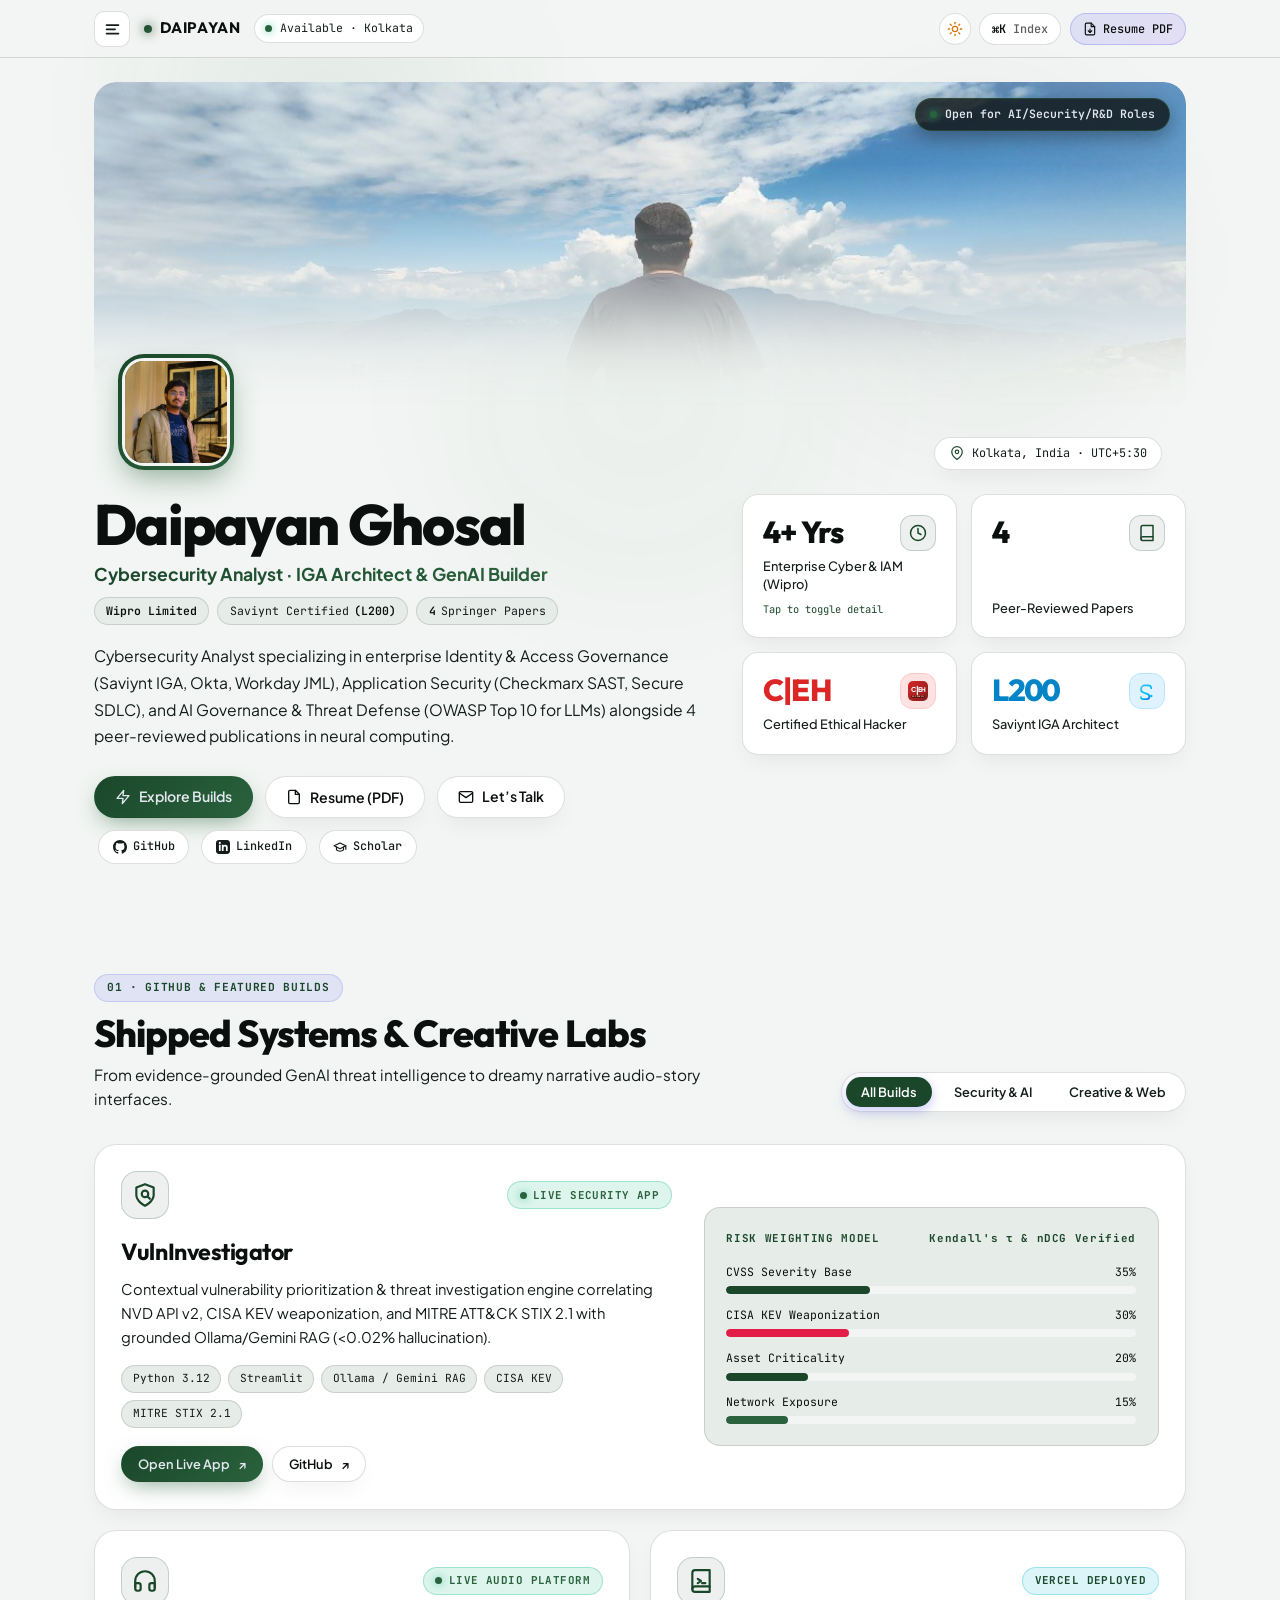
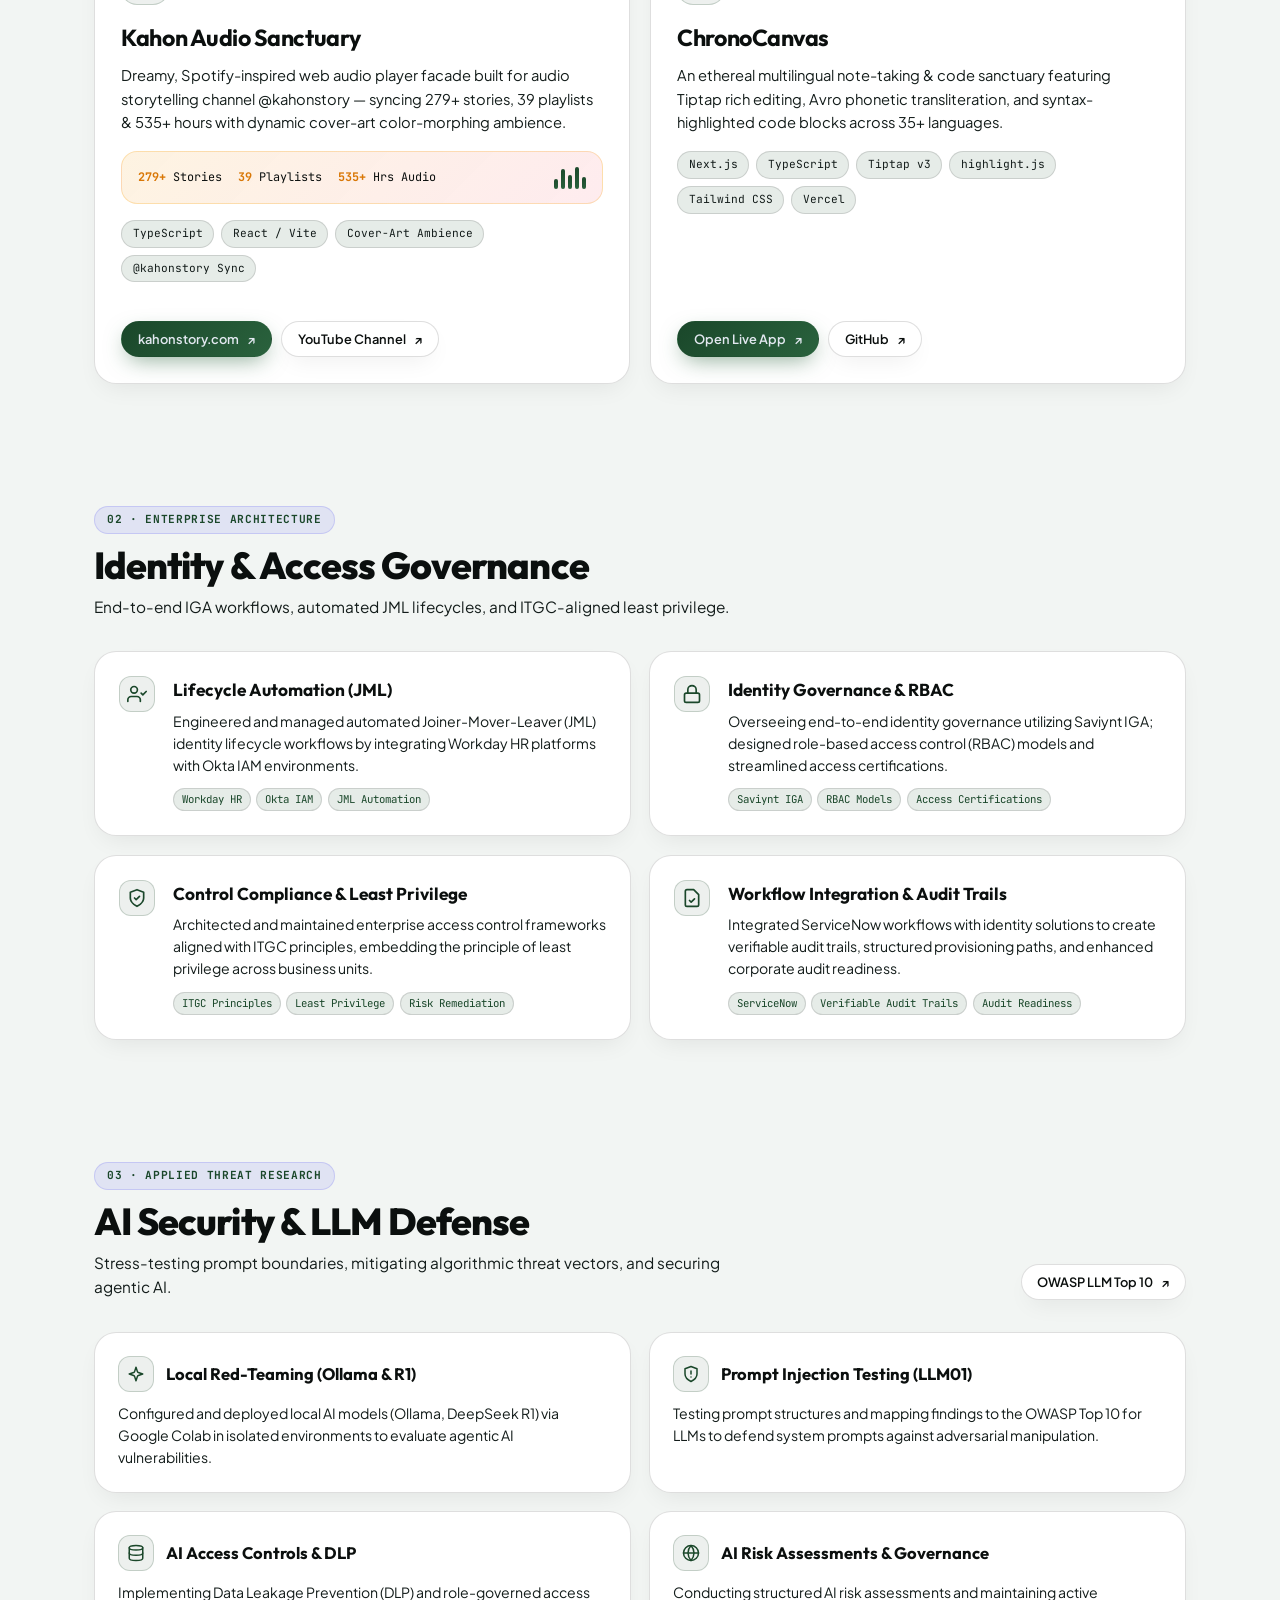
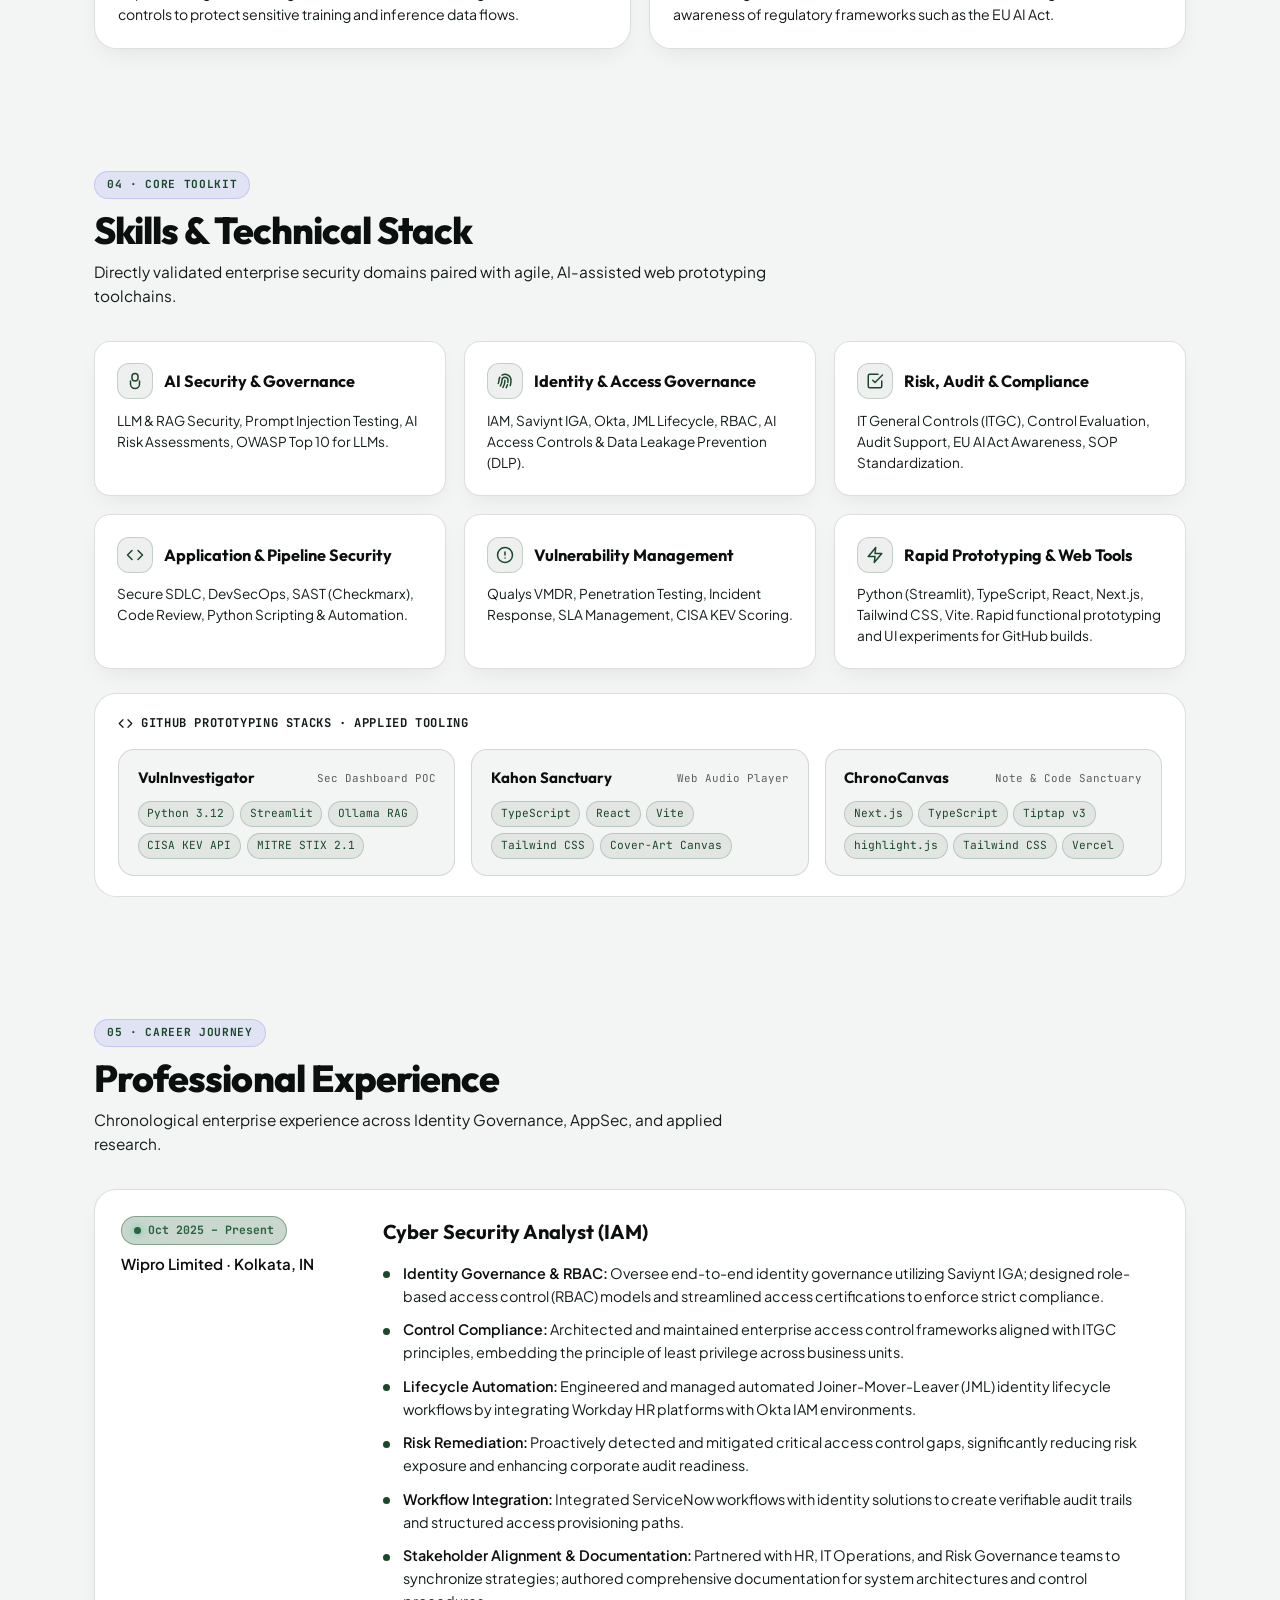
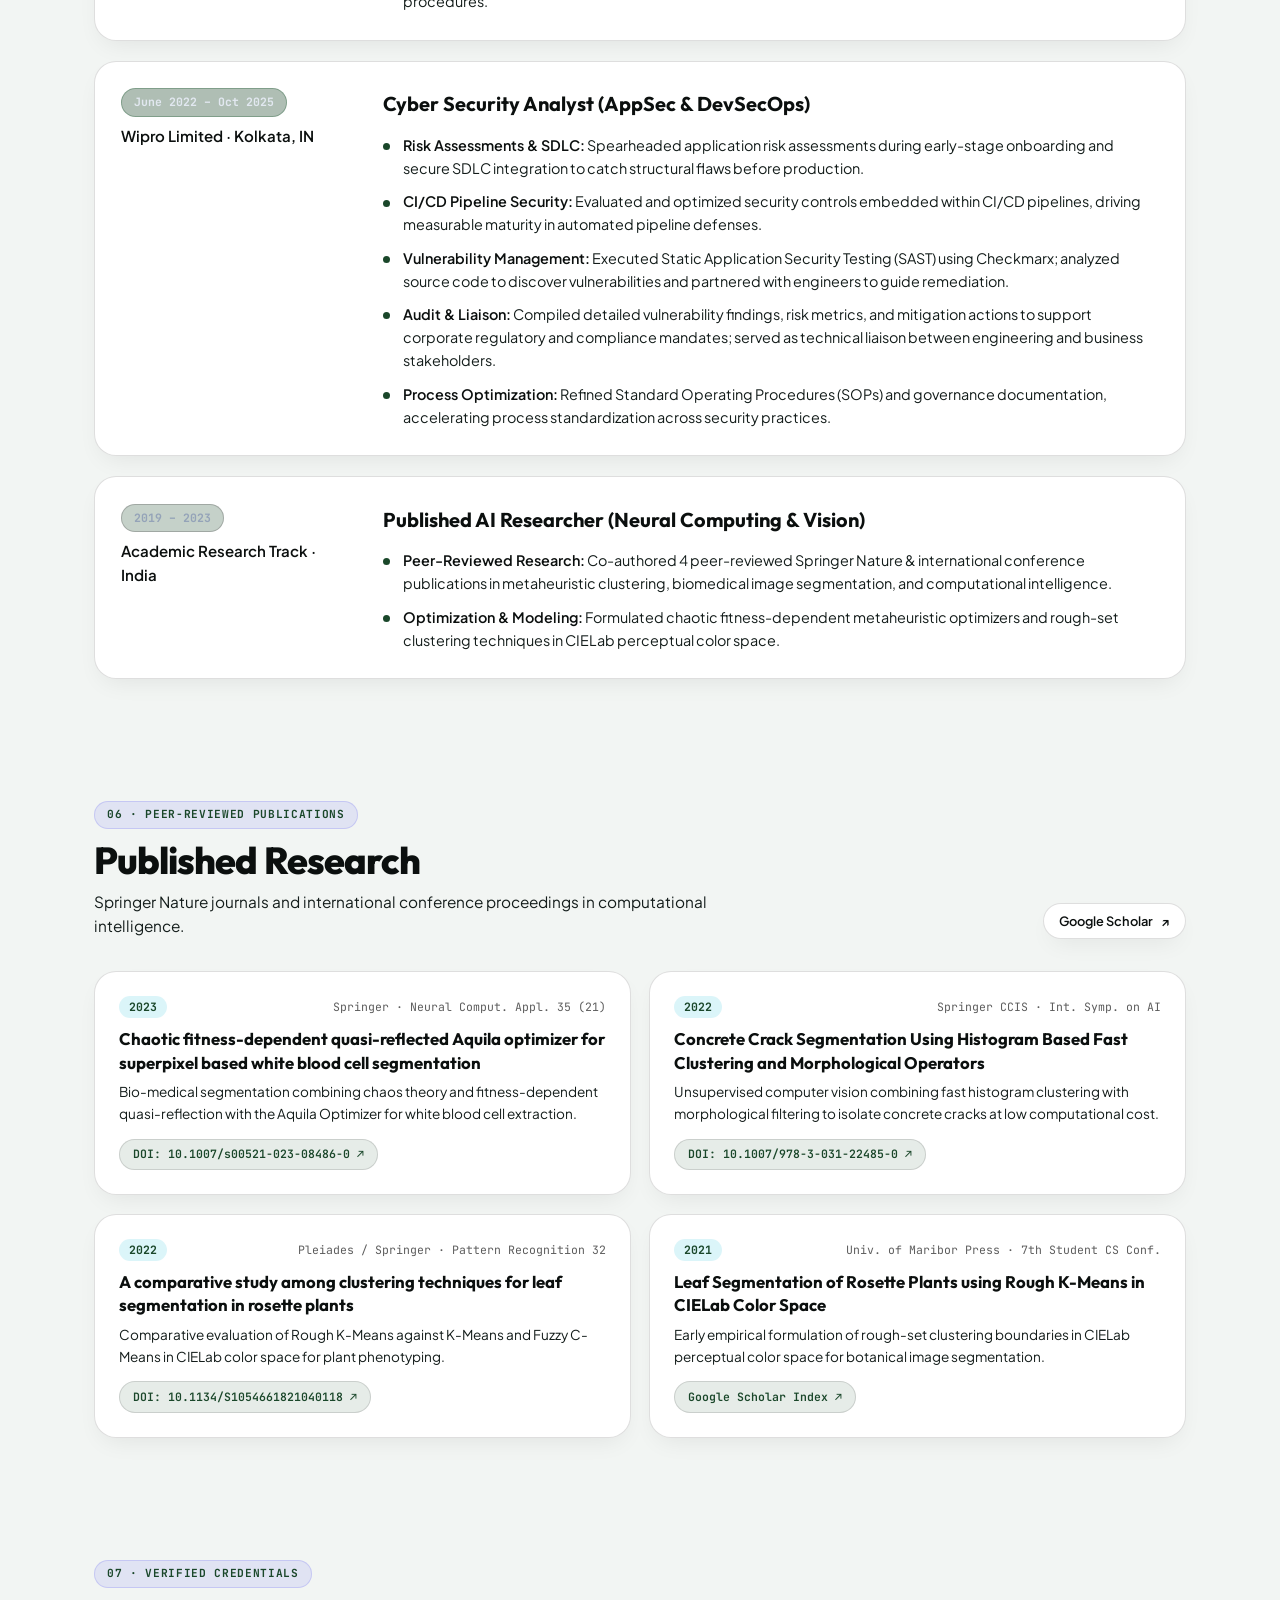
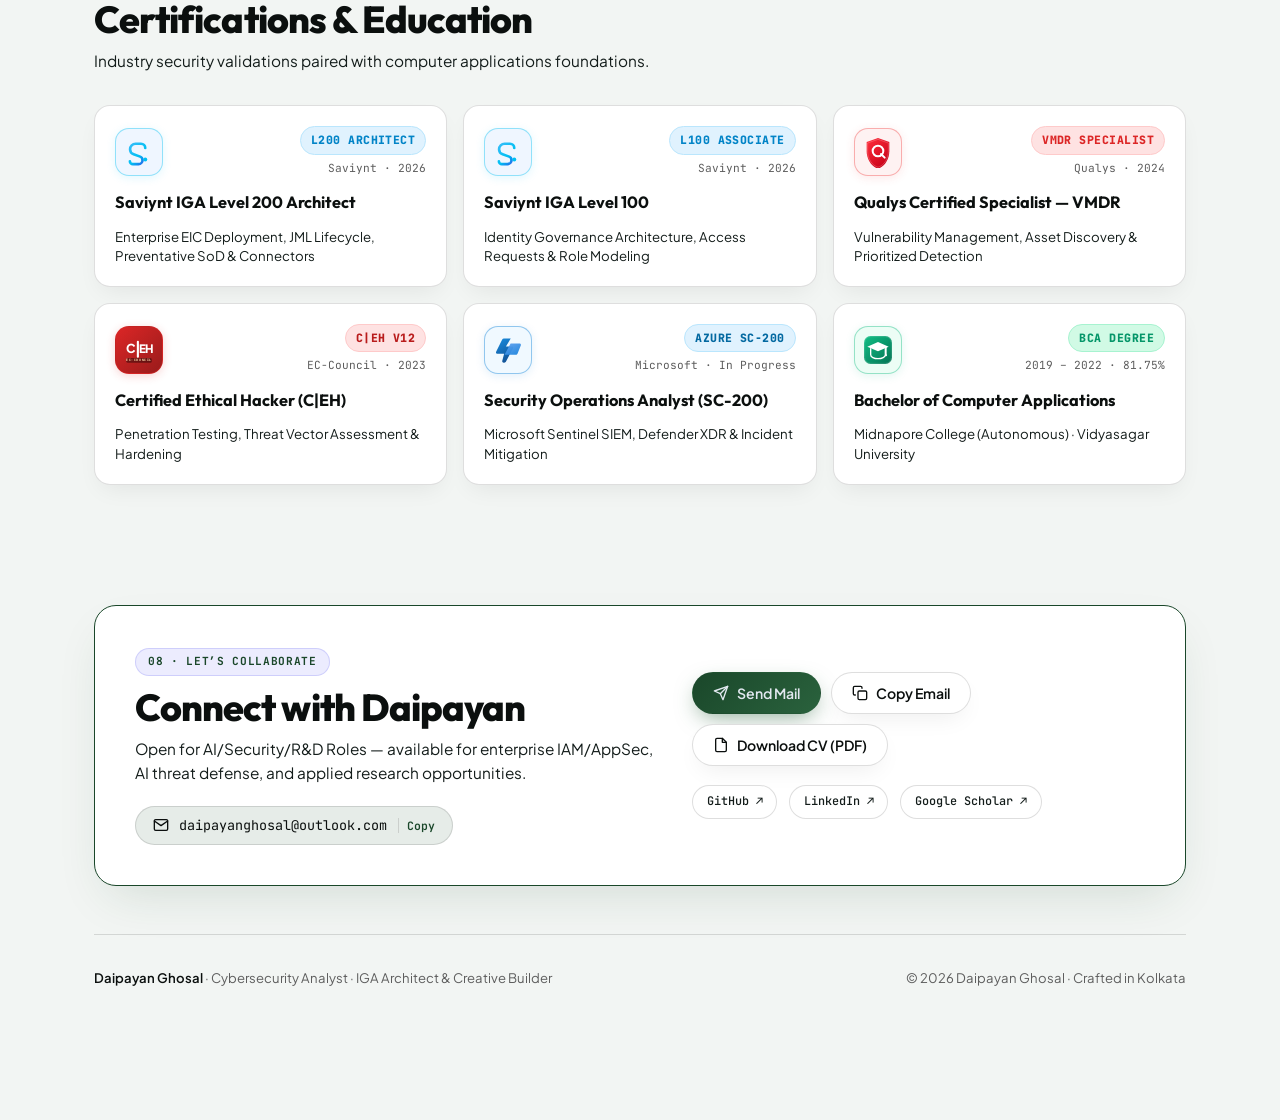
<file: index.html>
<!DOCTYPE html>
<html lang="en" data-theme="dark">
<head>
  <meta name="google-site-verification" content="c3HPs6lrjxwJy-ifwxmx-MRYsnLmjT520Vsq8nbXugI" />
  <meta name="google-site-verification" content="QZe3hlcFwL81b2V9AY7jnxJf-0sAn_nc-Ps1c8W1Vs8" />
  <meta charset="UTF-8" />
  <meta name="viewport" content="width=device-width, initial-scale=1.0, viewport-fit=cover" />
  <title>Daipayan Ghosal — Cybersecurity Analyst &amp; IGA Architect</title>
  <meta name="description" content="Daipayan Ghosal — Cybersecurity Analyst &amp; IGA Architect at Wipro. Specializing in Saviynt EIC, LLM threat defense, AppSec, and applied security research." />
  <meta name="author" content="Daipayan Ghosal" />
  <meta name="keywords" content="Daipayan Ghosal, Cybersecurity Analyst, Identity and Access Governance, IGA, Saviynt IGA, Okta, Qualys VMDR, CEH, GenAI Security, LLM Security, VulnInvestigator, Kahon, ChronoCanvas, Application Security, Midnapore College, Wipro" />
  <link rel="canonical" href="https://daipayanghosal.github.io/" />

  <!-- Favicon & PWA Manifest -->
  <link rel="icon" type="image/svg+xml" href="favicon.svg" />
  <link rel="apple-touch-icon" href="assets/profile.jpg" />
  <link rel="manifest" href="site.webmanifest" />
  <meta name="theme-color" content="#0B0F0E" media="(prefers-color-scheme: dark)" />
  <meta name="theme-color" content="#f2f5f3" media="(prefers-color-scheme: light)" />

  <!-- Geographic & Dublin Core -->
  <meta name="geo.region" content="IN-WB" />
  <meta name="geo.placename" content="Kolkata" />

  <!-- Search Engine Crawling Directives -->
  <meta name="robots" content="index, follow, max-snippet:-1, max-image-preview:large, max-video-preview:-1" />
  <meta name="googlebot" content="index, follow, max-snippet:-1, max-image-preview:large, max-video-preview:-1" />
  <meta name="bingbot" content="index, follow, max-snippet:-1, max-image-preview:large, max-video-preview:-1" />

  <!-- Open Graph / Social Sharing -->
  <meta property="og:type" content="profile" />
  <meta property="og:site_name" content="Daipayan Ghosal Portfolio" />
  <meta property="og:locale" content="en_US" />
  <meta property="og:url" content="https://daipayanghosal.github.io/" />
  <meta property="og:title" content="Daipayan Ghosal — Cybersecurity Analyst &amp; IGA Architect" />
  <meta property="og:description" content="Daipayan Ghosal — Cybersecurity Analyst &amp; IGA Architect at Wipro. Specializing in Saviynt EIC, LLM threat defense, AppSec, and applied security research." />
  <meta property="og:image" content="https://daipayanghosal.github.io/assets/profile.jpg" />
  <meta property="og:image:secure_url" content="https://daipayanghosal.github.io/assets/profile.jpg" />
  <meta property="og:image:width" content="640" />
  <meta property="og:image:height" content="640" />
  <meta property="og:image:type" content="image/jpeg" />
  <meta property="og:image:alt" content="Daipayan Ghosal — Cybersecurity Analyst &amp; IGA Architect" />

  <!-- Twitter Card -->
  <meta name="twitter:card" content="summary_large_image" />
  <meta name="twitter:title" content="Daipayan Ghosal — Cybersecurity Analyst &amp; IGA Architect" />
  <meta name="twitter:description" content="Cybersecurity Analyst &amp; IGA Architect at Wipro. Specializing in Saviynt EIC, LLM threat defense, AppSec, and applied research." />
  <meta name="twitter:image" content="https://daipayanghosal.github.io/assets/profile.jpg" />
  <meta name="twitter:image:alt" content="Daipayan Ghosal Portrait" />

  <!-- Structured Data (JSON-LD) for Google Search Engine Optimization -->
  <script type="application/ld+json">
  {
    "@context": "https://schema.org",
    "@graph": [
      {
        "@type": "ProfilePage",
        "@id": "https://daipayanghosal.github.io/#profilepage",
        "url": "https://daipayanghosal.github.io/",
        "name": "Daipayan Ghosal — Cybersecurity Analyst & IGA Architect",
        "isPartOf": {
          "@type": "WebSite",
          "@id": "https://daipayanghosal.github.io/#website",
          "name": "Daipayan Ghosal Portfolio",
          "url": "https://daipayanghosal.github.io/"
        },
        "about": {
          "@id": "https://daipayanghosal.github.io/#person"
        },
        "mainEntity": {
          "@id": "https://daipayanghosal.github.io/#person"
        },
        "dateCreated": "2023-01-01T00:00:00+05:30",
        "dateModified": "2026-11-13T01:25:00+05:30"
      },
      {
        "@type": "Person",
        "@id": "https://daipayanghosal.github.io/#person",
        "name": "Daipayan Ghosal",
        "alternateName": ["Daipayan", "D. Ghosal"],
        "url": "https://daipayanghosal.github.io/",
        "image": {
          "@type": "ImageObject",
          "url": "https://daipayanghosal.github.io/assets/profile.jpg",
          "caption": "Daipayan Ghosal portrait"
        },
        "jobTitle": "Cyber Security Analyst (IAM)",
        "worksFor": {
          "@type": "Organization",
          "name": "Wipro Technologies",
          "url": "https://www.wipro.com/"
        },
        "alumniOf": {
          "@type": "CollegeOrUniversity",
          "name": "Midnapore College (Autonomous), Vidyasagar University"
        },
        "address": {
          "@type": "PostalAddress",
          "addressLocality": "Kolkata",
          "addressRegion": "West Bengal",
          "addressCountry": "IN"
        },
        "email": "mailto:daipayanghosal@outlook.com",
        "sameAs": [
          "https://www.linkedin.com/in/daipayan-ghosal/",
          "https://github.com/daipayanghosal",
          "https://scholar.google.com/citations?user=eT3-swYAAAAJ",
          "https://kahonstory.com",
          "https://www.youtube.com/@kahonstory"
        ],
        "knowsAbout": [
          "Identity and Access Management (IAM)",
          "Identity Governance and Administration (IGA)",
          "Saviynt Enterprise Identity Cloud (EIC)",
          "Okta Workforce Identity",
          "Qualys VMDR",
          "Application Security",
          "DevSecOps",
          "Generative AI & LLM Threat Defense",
          "OWASP Top 10 for LLMs",
          "Python",
          "Next.js",
          "TypeScript"
        ],
        "hasCredential": [
          {
            "@type": "EducationalOccupationalCredential",
            "name": "Saviynt IGA Level 200 Architect",
            "recognizedBy": { "@type": "Organization", "name": "Saviynt" }
          },
          {
            "@type": "EducationalOccupationalCredential",
            "name": "Saviynt IGA Level 100",
            "recognizedBy": { "@type": "Organization", "name": "Saviynt" }
          },
          {
            "@type": "EducationalOccupationalCredential",
            "name": "Qualys Certified Specialist – VMDR",
            "recognizedBy": { "@type": "Organization", "name": "Qualys" }
          },
          {
            "@type": "EducationalOccupationalCredential",
            "name": "Certified Ethical Hacker (CEH v12)",
            "recognizedBy": { "@type": "Organization", "name": "EC-Council" }
          }
        ]
      },
      {
        "@type": "WebSite",
        "@id": "https://daipayanghosal.github.io/#website",
        "url": "https://daipayanghosal.github.io/",
        "name": "Daipayan Ghosal Portfolio",
        "description": "Portfolio of Daipayan Ghosal — Cybersecurity Analyst specializing in Identity & Access Governance, AppSec, LLM Threat Defense, and Modern Web Builds.",
        "inLanguage": "en-US",
        "publisher": {
          "@id": "https://daipayanghosal.github.io/#person"
        }
      },
      {
        "@type": "ItemList",
        "@id": "https://daipayanghosal.github.io/#projects",
        "name": "Featured Software & Applied Security Systems",
        "itemListElement": [
          {
            "@type": "ListItem",
            "position": 1,
            "item": {
              "@type": "WebApplication",
              "name": "VulnInvestigator",
              "url": "https://daipayanghosal.github.io/VulnInvestigator",
              "applicationCategory": "SecurityApplication",
              "operatingSystem": "Web",
              "description": "Contextual vulnerability prioritization & threat investigation engine correlating NVD API v2, CISA KEV weaponization, and MITRE ATT&CK STIX 2.1 with grounded Ollama/Gemini RAG."
            }
          },
          {
            "@type": "ListItem",
            "position": 2,
            "item": {
              "@type": "WebApplication",
              "name": "Kahon Audio Sanctuary",
              "url": "https://kahonstory.com",
              "applicationCategory": "MultimediaApplication",
              "operatingSystem": "Web",
              "description": "Dreamy Spotify-inspired web audio player facade built for audio storytelling channel @kahonstory syncing 279+ stories, 39 playlists, and 535+ hours of audio."
            }
          },
          {
            "@type": "ListItem",
            "position": 3,
            "item": {
              "@type": "WebApplication",
              "name": "ChronoCanvas",
              "url": "https://studio-beta-nine-42.vercel.app",
              "applicationCategory": "UtilitiesApplication",
              "operatingSystem": "Web",
              "description": "An ethereal multilingual note-taking & code sanctuary featuring Tiptap rich editing, Avro phonetic transliteration, and syntax-highlighted code blocks across 35+ languages."
            }
          }
        ]
      },
      {
        "@type": "ScholarlyArticle",
        "@id": "https://daipayanghosal.github.io/#springer-research",
        "headline": "Face Recognition System in Android App using Machine Learning",
        "name": "Face Recognition System in Android App using Machine Learning",
        "author": {
          "@id": "https://daipayanghosal.github.io/#person"
        },
        "publisher": {
          "@type": "Organization",
          "name": "Springer Nature"
        },
        "url": "https://link.springer.com/chapter/10.1007/978-981-99-0838-7_45",
        "sameAs": "https://scholar.google.com/citations?user=eT3-swYAAAAJ",
        "isPartOf": {
          "@type": "PublicationIssue",
          "name": "Proceedings of Third International Conference on Computing and Communication Networks (ICCCN 2022)"
        }
      }
    ]
  }
  </script>

  <!-- Pre-paint Theme & Language Initialization (Zero FOUC) -->
  <script>
    (function () {
      try {
        var t = localStorage.getItem('portfolio_theme');
        if (!t) {
          t = window.matchMedia && window.matchMedia('(prefers-color-scheme: light)').matches ? 'light' : 'dark';
        }
        document.documentElement.setAttribute('data-theme', t);
        localStorage.removeItem('portfolio_lang');
      } catch (e) {}
    })();
  </script>

  <!-- Modern GenZ Typography & Vector Emblems -->
  <link rel="preconnect" href="https://fonts.googleapis.com" />
  <link rel="preconnect" href="https://fonts.gstatic.com" crossorigin />
  <link href="https://fonts.googleapis.com/css2?family=JetBrains+Mono:wght@400;500;600;700&family=Outfit:wght@600;700;800&family=Plus+Jakarta+Sans:wght@400;500;600;700;800&display=swap" rel="stylesheet" />

  <!-- Stylesheets -->
  <link rel="stylesheet" href="css/main.css" />
  <link rel="stylesheet" href="css/dossier.css" />
  <link rel="stylesheet" href="css/print-resume.css" />
</head>
<body data-view="dossier">

  <!-- Hardware-Accelerated Ambient Aurora Backdrop (Zero Scroll Repaint) -->
  <div class="ambient-aura-layer" aria-hidden="true">
    <div class="aura-orb aura-orb-1"></div>
    <div class="aura-orb aura-orb-2"></div>
    <div class="aura-orb aura-orb-3"></div>
  </div>

  <!-- ==========================================================================
       TOP NAVIGATION CHROME
       ========================================================================== -->
  <header class="hud-nav">
    <div class="hud-container">
      <div class="hud-left">
        <button id="btn-sidebar-toggle" class="sidebar-toggle-btn" aria-label="Toggle Navigation Menu" title="Menu">
          <!-- Custom Menu Lines Icon -->
          <svg width="17" height="17" viewBox="0 0 20 20" fill="none" stroke="currentColor" stroke-width="2" stroke-linecap="round" aria-hidden="true">
            <line x1="3" y1="6" x2="17" y2="6"></line>
            <line x1="3" y1="11" x2="13" y2="11"></line>
            <line x1="3" y1="16" x2="17" y2="16"></line>
          </svg>
        </button>

        <a href="#dossier-hero" class="hud-brand">
          <span class="brand-dot" aria-hidden="true"></span>
          <span class="brand-dossier-text brand-text" data-i18n="nav_brand">DAIPAYAN</span>
        </a>

        <div class="hud-status-badge" aria-label="Availability Status">
          <span class="live-dot-pulse" aria-hidden="true"></span>
          <span data-i18n="nav_status">Available · Kolkata</span>
        </div>
      </div>

      <div class="hud-right">
        <!-- Theme Switcher (Light / Dark) -->
        <button id="btn-theme-toggle" class="theme-toggle-btn" aria-label="Toggle Color Theme" title="Switch Light / Dark Theme">
          <!-- Custom Tailored Sun Icon -->
          <svg class="theme-icon-sun" width="16" height="16" viewBox="0 0 24 24" fill="none" stroke="currentColor" stroke-width="2" stroke-linecap="round" stroke-linejoin="round" aria-hidden="true">
            <circle cx="12" cy="12" r="4"></circle>
            <path d="M12 2v2"></path><path d="M12 20v2"></path>
            <path d="m4.93 4.93 1.41 1.41"></path><path d="m17.66 17.66 1.41 1.41"></path>
            <path d="M2 12h2"></path><path d="M20 12h2"></path>
            <path d="m6.34 17.66-1.41 1.41"></path><path d="m19.07 4.93-1.41 1.41"></path>
          </svg>
          <!-- Custom Tailored Crescent Moon Icon -->
          <svg class="theme-icon-moon" width="15" height="15" viewBox="0 0 24 24" fill="none" stroke="currentColor" stroke-width="2" stroke-linecap="round" stroke-linejoin="round" aria-hidden="true">
            <path d="M21 12.79A9 9 0 1 1 11.21 3 7 7 0 0 0 21 12.79z"></path>
          </svg>
        </button>

        <!-- Command Index (⌘K) -->
        <button id="hud-cmd-trigger" class="ctrl-btn" title="Open Command Index (Ctrl+K or ⌘K)">
          <span class="ctrl-kbd">&#8984;K</span>
          <span class="ctrl-label" data-i18n="nav_index">Index</span>
        </button>

        <!-- Print Resume PDF -->
        <button onclick="window.print()" class="ctrl-btn hud-cv-btn" title="Download Resume PDF">
          <svg width="14" height="14" viewBox="0 0 24 24" fill="none" stroke="currentColor" stroke-width="2" stroke-linecap="round" stroke-linejoin="round" aria-hidden="true">
            <path d="M14 2H6a2 2 0 0 0-2 2v16a2 2 0 0 0 2 2h12a2 2 0 0 0 2-2V8z"></path>
            <polyline points="14 2 14 8 20 8"></polyline>
            <line x1="12" y1="18" x2="12" y2="12"></line>
            <polyline points="9 15 12 18 15 15"></polyline>
          </svg>
          <span data-i18n="nav_resume">Resume PDF</span>
        </button>
      </div>
    </div>
  </header>

  <!-- ==========================================================================
       RETRACTABLE SIDEBAR DRAWER
       ========================================================================== -->
  <aside id="side-navbar" class="side-navbar" aria-label="Section Navigation">
    <div class="side-navbar-inner">
      <div class="side-navbar-header">
        <div class="side-brand">
          <div class="side-avatar">
            <img src="assets/profile.jpg" alt="Daipayan Ghosal — Cybersecurity Analyst &amp; IGA Architect" width="38" height="38" loading="lazy" decoding="async" onerror="this.src='https://avatars.githubusercontent.com/u/63237368?v=4'" />
          </div>
          <div class="side-brand-meta">
            <div class="side-name" data-i18n="hero_name">Daipayan Ghosal</div>
            <div class="side-title" data-i18n="side_role">Cybersecurity &amp; AI Researcher</div>
          </div>
        </div>
        <button id="btn-sidebar-close" class="side-close-btn" aria-label="Close Menu">
          <svg width="16" height="16" viewBox="0 0 24 24" fill="none" stroke="currentColor" stroke-width="2" stroke-linecap="round" aria-hidden="true">
            <line x1="18" y1="6" x2="6" y2="18"></line>
            <line x1="6" y1="6" x2="18" y2="18"></line>
          </svg>
        </button>
      </div>

      <div class="side-nav-group">
        <div class="side-nav-heading" data-i18n="side_contents">NAVIGATION</div>
        <ul class="side-nav-list dossier-nav">
          <li><a href="#dossier-hero" class="side-link active"><span class="side-num">00</span> <span data-i18n="side_nav_00">Overview</span></a></li>
          <li><a href="#dossier-projects" class="side-link"><span class="side-num">01</span> <span data-i18n="side_nav_01">Featured Builds</span></a></li>
          <li><a href="#dossier-iam" class="side-link"><span class="side-num">02</span> <span data-i18n="side_nav_02">Identity &amp; IGA</span></a></li>
          <li><a href="#dossier-ai" class="side-link"><span class="side-num">03</span> <span data-i18n="side_nav_03">AI Threat Defense</span></a></li>
          <li><a href="#dossier-skills" class="side-link"><span class="side-num">04</span> <span data-i18n="side_nav_04">Skills &amp; Stack</span></a></li>
          <li><a href="#dossier-experience" class="side-link"><span class="side-num">05</span> <span data-i18n="side_nav_05">Experience</span></a></li>
          <li><a href="#dossier-research" class="side-link"><span class="side-num">06</span> <span data-i18n="side_nav_06">Research Papers</span></a></li>
          <li><a href="#dossier-credentials" class="side-link"><span class="side-num">07</span> <span data-i18n="side_nav_07">Credentials</span></a></li>
          <li><a href="#dossier-contact" class="side-link"><span class="side-num">08</span> <span data-i18n="side_nav_08">Contact</span></a></li>
        </ul>
      </div>

      <div class="side-nav-footer">
        <div class="side-footer-actions">
          <button id="side-cmd-trigger" class="side-action-btn">
            <span data-i18n="nav_index">Command Index</span>
            <kbd>&#8984;K</kbd>
          </button>
          <button onclick="window.print()" class="side-action-btn">
            <span data-i18n="btn_download_cv">Download CV (PDF)</span>
          </button>
        </div>

        <div class="side-socials-row">
          <a href="https://www.linkedin.com/in/daipayan-ghosal/" target="_blank" rel="noopener">LinkedIn &#8599;</a>
          <a href="https://scholar.google.com/citations?user=eT3-swYAAAAJ" target="_blank" rel="noopener">Scholar &#8599;</a>
          <a href="https://github.com/daipayanghosal" target="_blank" rel="noopener">GitHub &#8599;</a>
        </div>

        <div class="side-meta-loc" data-i18n="hero_greeting">
          Kolkata, India &middot; UTC+5:30
        </div>
      </div>
    </div>
  </aside>

  <div id="side-navbar-backdrop" class="side-navbar-backdrop" aria-hidden="true"></div>

  <!-- ==========================================================================
       MAIN CREATIVE BENTO PORTFOLIO
       ========================================================================== -->
  <div id="dossier-view" class="dossier-root">
    <main class="dossier-container">

      <!-- 0. COVER BANNER, PORTRAIT & HERO BENTO -->
      <section id="dossier-hero" class="dossier-hero-section">
        <div class="hero-cover-wrap">
          <img
            src="assets/cover.jpg"
            alt="Mountain landscape overlooking tea hills and cloud cover — Daipayan Ghosal Portfolio"
            class="hero-cover-img"
            width="1024"
            height="768"
            fetchpriority="high"
            decoding="async"
          />
          <div class="hero-cover-scrim" aria-hidden="true"></div>
          <div class="hero-cover-pill">
            <span class="live-dot-pulse" aria-hidden="true"></span>
            <span data-i18n="hero_badge">Open for AI/Security/R&amp;D Roles</span>
          </div>
        </div>

        <div class="hero-profile-row">
          <div class="dossier-avatar-wrap">
            <img
              src="assets/profile.jpg"
              alt="Portrait of Daipayan Ghosal — Cybersecurity Analyst &amp; IGA Architect"
              class="dossier-avatar-img"
              width="640"
              height="640"
              fetchpriority="high"
              decoding="async"
              onerror="this.src='https://avatars.githubusercontent.com/u/63237368?v=4'"
            />
          </div>
          <div class="hero-location-pill">
            <!-- Custom Pin/Location Icon -->
            <svg width="14" height="14" viewBox="0 0 24 24" fill="none" stroke="currentColor" stroke-width="2" stroke-linecap="round" stroke-linejoin="round" aria-hidden="true">
              <path d="M21 10c0 7-9 13-9 13s-9-6-9-13a9 9 0 0 1 18 0z"></path>
              <circle cx="12" cy="10" r="3"></circle>
            </svg>
            <span data-i18n="hero_greeting">Kolkata, India · UTC+5:30</span>
          </div>
        </div>

        <div class="hero-masthead-grid">
          <div class="hero-identity">
            <h1 class="dossier-name" data-i18n="hero_name">Daipayan Ghosal</h1>
            <p class="dossier-role-title" data-i18n="hero_role">Cybersecurity Analyst · IGA Architect &amp; GenAI Builder</p>

            <div class="dossier-hero-meta">
              <span class="meta-chip"><strong>Wipro Limited</strong></span>
              <span class="meta-chip">Saviynt Certified <strong>(L200)</strong></span>
              <span class="meta-chip"><strong>4</strong> Springer Papers</span>
            </div>

            <p class="dossier-hero-lead" data-i18n="hero_lead">
              Cybersecurity Analyst specializing in enterprise Identity &amp; Access Governance (Saviynt IGA, Okta, Workday JML), Application Security (Checkmarx SAST, Secure SDLC), and AI Governance &amp; Threat Defense (OWASP Top 10 for LLMs) alongside 4 peer-reviewed publications in neural computing.
            </p>

            <div class="dossier-hero-actions">
              <a href="#dossier-projects" class="dossier-btn dossier-btn-primary">
                <!-- Custom Spark/Rocket Icon -->
                <svg width="16" height="16" viewBox="0 0 24 24" fill="none" stroke="currentColor" stroke-width="2" stroke-linecap="round" stroke-linejoin="round" aria-hidden="true">
                  <polygon points="13 2 3 14 12 14 11 22 21 10 12 10 13 2"></polygon>
                </svg>
                <span data-i18n="hero_cta_projects">Explore Builds</span>
              </a>

              <button onclick="window.print()" class="dossier-btn dossier-btn-outline">
                <svg width="16" height="16" viewBox="0 0 24 24" fill="none" stroke="currentColor" stroke-width="2" stroke-linecap="round" stroke-linejoin="round" aria-hidden="true">
                  <path d="M14 2H6a2 2 0 0 0-2 2v16a2 2 0 0 0 2 2h12a2 2 0 0 0 2-2V8z"></path>
                  <polyline points="14 2 14 8 20 8"></polyline>
                </svg>
                <span data-i18n="hero_cta_resume">Resume (PDF)</span>
              </button>

              <a href="#dossier-contact" class="dossier-btn dossier-btn-outline">
                <svg width="16" height="16" viewBox="0 0 24 24" fill="none" stroke="currentColor" stroke-width="2" stroke-linecap="round" stroke-linejoin="round" aria-hidden="true">
                  <path d="M4 4h16c1.1 0 2 .9 2 2v12c0 1.1-.9 2-2 2H4c-1.1 0-2-.9-2-2V6c0-1.1.9-2 2-2z"></path>
                  <polyline points="22,6 12,13 2,6"></polyline>
                </svg>
                <span data-i18n="hero_cta_contact">Let’s Talk</span>
              </a>

              <div class="hero-inline-links">
                <a href="https://github.com/daipayanghosal" target="_blank" rel="noopener" class="social-pill-link">
                  <!-- Custom GitHub Icon -->
                  <svg width="14" height="14" viewBox="0 0 24 24" fill="currentColor" aria-hidden="true">
                    <path d="M12 0C5.37 0 0 5.37 0 12c0 5.31 3.435 9.795 8.205 11.385.6.105.825-.255.825-.57 0-.285-.015-1.23-.015-2.235-3.015.555-3.795-.735-4.035-1.41-.135-.345-.72-1.41-1.23-1.695-.42-.225-1.02-.78-.015-.795.945-.015 1.62.87 1.845 1.23 1.08 1.815 2.805 1.305 3.495.99.105-.78.42-1.305.765-1.605-2.67-.3-5.46-1.335-5.46-5.925 0-1.305.465-2.385 1.23-3.225-.12-.3-.54-1.53.12-3.18 0 0 1.005-.315 3.3 1.23.96-.27 1.98-.405 3-.405s2.04.135 3 .405c2.295-1.56 3.3-1.23 3.3-1.23.66 1.65.24 2.88.12 3.18.765.84 1.23 1.905 1.23 3.225 0 4.605-2.805 5.625-5.475 5.925.435.375.81 1.095.81 2.22 0 1.605-.015 2.895-.015 3.3 0 .315.225.69.825.57A12.02 12.02 0 0 0 24 12c0-6.63-5.37-12-12-12z"/>
                  </svg>
                  <span>GitHub</span>
                </a>
                <a href="https://www.linkedin.com/in/daipayan-ghosal/" target="_blank" rel="noopener" class="social-pill-link">
                  <!-- Custom LinkedIn Icon -->
                  <svg width="14" height="14" viewBox="0 0 24 24" fill="currentColor" aria-hidden="true">
                    <path d="M19 0h-14c-2.761 0-5 2.239-5 5v14c0 2.761 2.239 5 5 5h14c2.762 0 5-2.239 5-5v-14c0-2.761-2.238-5-5-5zm-11 19h-3v-11h3v11zm-1.5-12.268c-.966 0-1.75-.79-1.75-1.764s.784-1.764 1.75-1.764 1.75.79 1.75 1.764-.783 1.764-1.75 1.764zm13.5 12.268h-3v-5.604c0-3.368-4-3.113-4 0v5.604h-3v-11h3v1.765c1.396-2.586 7-2.777 7 2.476v6.759z"/>
                  </svg>
                  <span>LinkedIn</span>
                </a>
                <a href="https://scholar.google.com/citations?user=eT3-swYAAAAJ" target="_blank" rel="noopener" class="social-pill-link">
                  <!-- Custom Scholar Mortarboard Icon -->
                  <svg width="14" height="14" viewBox="0 0 24 24" fill="none" stroke="currentColor" stroke-width="2" stroke-linecap="round" stroke-linejoin="round" aria-hidden="true">
                    <path d="M22 10v6M2 10l10-5 10 5-10 5z"></path>
                    <path d="M6 12v5c3 3 9 3 12 0v-5"></path>
                  </svg>
                  <span>Scholar</span>
                </a>
              </div>
            </div>
          </div>

          <!-- 2x2 Vibrant Interactive Bento Stats -->
          <aside class="hero-ledger" aria-label="Career Summary Metrics">
            <div class="bento-stat-card bento-stat-interactive" id="metric-experience-card" data-start="2022-06-01" title="Click to toggle exact years & months">
              <div class="bento-stat-top">
                <div class="ledger-val" id="metric-experience-val">4+ Yrs</div>
                <div class="stat-icon-badge badge-indigo">
                  <svg width="18" height="18" viewBox="0 0 24 24" fill="none" stroke="currentColor" stroke-width="2" stroke-linecap="round" stroke-linejoin="round">
                    <circle cx="12" cy="12" r="10"></circle>
                    <polyline points="12 6 12 12 16 14"></polyline>
                  </svg>
                </div>
              </div>
              <div class="ledger-lbl" data-i18n="stat_exp_label">Enterprise Cyber &amp; IAM (Wipro)</div>
              <div class="ledger-hint" data-i18n="stat_exp_hint">Tap to toggle detail</div>
            </div>

            <div class="bento-stat-card">
              <div class="bento-stat-top">
                <div class="ledger-val">4</div>
                <div class="stat-icon-badge badge-cyan">
                  <svg width="18" height="18" viewBox="0 0 24 24" fill="none" stroke="currentColor" stroke-width="2" stroke-linecap="round" stroke-linejoin="round">
                    <path d="M4 19.5A2.5 2.5 0 0 1 6.5 17H20"></path>
                    <path d="M6.5 2H20v20H6.5A2.5 2.5 0 0 1 4 19.5v-15A2.5 2.5 0 0 1 6.5 2z"></path>
                  </svg>
                </div>
              </div>
              <div class="ledger-lbl" data-i18n="stat_papers_label">Peer-Reviewed Papers</div>
            </div>

            <div class="bento-stat-card">
              <div class="bento-stat-top">
                <div class="ledger-val ceh-brand-val">C|EH</div>
                <div class="stat-icon-badge badge-ceh" title="EC-Council Certified Ethical Hacker">
                  <svg width="20" height="20" viewBox="0 0 48 48" fill="none" xmlns="http://www.w3.org/2000/svg">
                    <rect width="48" height="48" rx="12" fill="url(#hero_ceh_bg)"/>
                    <text x="13.5" y="27.5" fill="#FFFFFF" font-family="'Plus Jakarta Sans', system-ui, sans-serif" font-weight="900" font-size="16.5" text-anchor="middle" letter-spacing="-0.5">C</text>
                    <line x1="22.5" y1="13" x2="22.5" y2="33" stroke="#FFFFFF" stroke-width="2.8" stroke-linecap="round"/>
                    <text x="33.5" y="27.5" fill="#FFFFFF" font-family="'Plus Jakarta Sans', system-ui, sans-serif" font-weight="900" font-size="15.5" text-anchor="middle" letter-spacing="-0.5">EH</text>
                    <rect x="7" y="34.5" width="34" height="6.5" rx="2" fill="rgba(0,0,0,0.4)"/>
                    <text x="24" y="39.2" fill="#FED7AA" font-family="'JetBrains Mono', monospace" font-weight="800" font-size="4.2" text-anchor="middle" letter-spacing="0.7">EC-COUNCIL</text>
                    <defs>
                      <linearGradient id="hero_ceh_bg" x1="0" y1="0" x2="48" y2="48" gradientUnits="userSpaceOnUse">
                        <stop stop-color="#DC2626"/>
                        <stop offset="100%" stop-color="#7F1D1D"/>
                      </linearGradient>
                    </defs>
                  </svg>
                </div>
              </div>
              <div class="ledger-lbl" data-i18n="stat_ceh_label">Certified Ethical Hacker</div>
            </div>

            <div class="bento-stat-card">
              <div class="bento-stat-top">
                <div class="ledger-val saviynt-brand-val">L200</div>
                <div class="stat-icon-badge badge-saviynt" title="Saviynt IGA Level 200 Architect">
                  <svg width="20" height="20" viewBox="0 0 48 48" fill="none" xmlns="http://www.w3.org/2000/svg">
                    <path d="M34 17.5c0-3.8-3-6.8-6.8-6.8H18.5c-4.8 0-8.8 4-8.8 8.8 0 3.7 2.3 6.9 5.7 8.1l10.4 3.8c2.3 0.9 3.8 3.1 3.8 5.6 0 3.5-2.8 6.4-6.4 6.4H14.2c-2.6 0-4.8-2.1-4.8-4.7" stroke="url(#hero_sv_grad)" stroke-width="4.2" stroke-linecap="round" stroke-linejoin="round"/>
                    <circle cx="34" cy="36" r="3.2" fill="#00C0F3"/>
                    <defs>
                      <linearGradient id="hero_sv_grad" x1="10" y1="10" x2="38" y2="38" gradientUnits="userSpaceOnUse">
                        <stop stop-color="#38BDF8"/>
                        <stop offset="60%" stop-color="#00C0F3"/>
                        <stop offset="100%" stop-color="#2563EB"/>
                      </linearGradient>
                    </defs>
                  </svg>
                </div>
              </div>
              <div class="ledger-lbl" data-i18n="stat_saviynt_label">Saviynt IGA Architect</div>
            </div>
          </aside>
        </div>
      </section>

      <!-- 01. GITHUB & FEATURED BUILDS (INTERACTIVE FILTER + BENTO) -->
      <section id="dossier-projects" class="dossier-section">
        <div class="section-header-row">
          <div>
            <div class="section-kicker" data-i18n="sec_projects_kicker">01 &middot; GITHUB &amp; FEATURED BUILDS</div>
            <h2 class="dossier-section-title" data-i18n="sec_projects_title">Shipped Systems &amp; Creative Labs</h2>
            <p class="dossier-section-subtitle" data-i18n="sec_projects_sub">From evidence-grounded GenAI threat intelligence to dreamy narrative audio-story interfaces.</p>
          </div>

          <!-- Interactive Category Filter -->
          <div class="filter-pills" role="group" aria-label="Filter Builds">
            <button type="button" class="filter-pill-btn active" data-filter="all" data-i18n="filter_all">All Builds</button>
            <button type="button" class="filter-pill-btn" data-filter="security" data-i18n="filter_security">Security &amp; AI</button>
            <button type="button" class="filter-pill-btn" data-filter="web" data-i18n="filter_web">Creative &amp; Web</button>
          </div>
        </div>

        <div class="projects-bento-grid">

          <!-- BUILD 1: VULNINVESTIGATOR (WIDE CARD WITH VISUAL RISK GAUGE) -->
          <article class="project-bento-card project-bento-wide" data-category="security">
            <div>
              <div class="project-top-row">
                <div class="project-emblem badge-indigo">
                  <!-- Custom Threat Radar & AI Node Emblem -->
                  <svg width="26" height="26" viewBox="0 0 24 24" fill="none" stroke="currentColor" stroke-width="2" stroke-linecap="round" stroke-linejoin="round">
                    <path d="M12 22s8-4 8-10V5l-8-3-8 3v7c0 6 8 10 8 10z"></path>
                    <circle cx="12" cy="11" r="3"></circle>
                    <path d="m14.5 13.5 2 2"></path>
                  </svg>
                </div>
                <span class="project-tag-pill tag-live">
                  <span class="live-dot-pulse" aria-hidden="true"></span>
                  <span data-i18n="proj_vuln_tag">LIVE SECURITY APP</span>
                </span>
              </div>

              <h3 class="project-title" data-i18n="proj_vuln_title">VulnInvestigator</h3>
              <p class="project-desc" data-i18n="proj_vuln_desc">
                Contextual vulnerability prioritization &amp; threat investigation engine correlating NVD API v2, CISA KEV weaponization, and MITRE ATT&amp;CK STIX 2.1 with grounded Ollama/Gemini RAG (&lt;0.02% hallucination).
              </p>

              <div class="stack-pills-row">
                <span class="stack-pill">Python 3.12</span>
                <span class="stack-pill">Streamlit</span>
                <span class="stack-pill">Ollama / Gemini RAG</span>
                <span class="stack-pill">CISA KEV</span>
                <span class="stack-pill">MITRE STIX 2.1</span>
              </div>

              <div class="project-actions-row">
                <a href="https://daipayanghosal.github.io/VulnInvestigator" target="_blank" rel="noopener" class="dossier-btn dossier-btn-primary dossier-btn-sm">
                  <span data-i18n="btn_open_live">Open Live App</span> &#8599;
                </a>
                <a href="https://github.com/daipayanghosal/VulnInvestigator" target="_blank" rel="noopener" class="dossier-btn dossier-btn-outline dossier-btn-sm">
                  <span data-i18n="btn_github">GitHub</span> &#8599;
                </a>
              </div>
            </div>

            <!-- Visual Contextual Scoring Panel -->
            <div class="vuln-visual-panel">
              <div class="visual-panel-header">
                <span data-i18n="proj_vuln_formula_label">RISK WEIGHTING MODEL</span>
                <span>Kendall's &#964; &amp; nDCG Verified</span>
              </div>

              <div class="weight-bars-group">
                <div class="weight-bar-item">
                  <div class="weight-bar-label"><span>CVSS Severity Base</span><span>35%</span></div>
                  <div class="weight-bar-track"><div class="weight-bar-fill" style="width: 35%; background: var(--accent-indigo);"></div></div>
                </div>
                <div class="weight-bar-item">
                  <div class="weight-bar-label"><span>CISA KEV Weaponization</span><span>30%</span></div>
                  <div class="weight-bar-track"><div class="weight-bar-fill" style="width: 30%; background: var(--accent-rose);"></div></div>
                </div>
                <div class="weight-bar-item">
                  <div class="weight-bar-label"><span>Asset Criticality</span><span>20%</span></div>
                  <div class="weight-bar-track"><div class="weight-bar-fill" style="width: 20%; background: var(--accent-cyan);"></div></div>
                </div>
                <div class="weight-bar-item">
                  <div class="weight-bar-label"><span>Network Exposure</span><span>15%</span></div>
                  <div class="weight-bar-track"><div class="weight-bar-fill" style="width: 15%; background: var(--accent-emerald);"></div></div>
                </div>
              </div>
            </div>
          </article>

          <!-- BUILD 2: KAHON AUDIO STORY SANCTUARY (BRAND NEW REPO!) -->
          <article class="project-bento-card" data-category="web">
            <div>
              <div class="project-top-row">
                <div class="project-emblem badge-amber">
                  <!-- Custom Headphones / Audio Sanctuary SVG -->
                  <svg width="26" height="26" viewBox="0 0 24 24" fill="none" stroke="currentColor" stroke-width="2" stroke-linecap="round" stroke-linejoin="round">
                    <path d="M3 18v-6a9 9 0 0 1 18 0v6"></path>
                    <path d="M21 19a2 2 0 0 1-2 2h-1a2 2 0 0 1-2-2v-3a2 2 0 0 1 2-2h3zM3 19a2 2 0 0 0 2 2h1a2 2 0 0 0 2-2v-3a2 2 0 0 0-2-2H3z"></path>
                  </svg>
                </div>
                <span class="project-tag-pill tag-live">
                  <span class="live-dot-pulse" aria-hidden="true"></span>
                  <span>LIVE AUDIO PLATFORM</span>
                </span>
              </div>

              <h3 class="project-title" data-i18n="proj_kahon_title">Kahon Audio Sanctuary</h3>
              <p class="project-desc" data-i18n="proj_kahon_desc">
                Dreamy, Spotify-inspired web audio player facade built for audio storytelling channel @kahonstory — syncing 279+ stories, 39 playlists &amp; 535+ hours with dynamic cover-art color-morphing ambience.
              </p>

              <!-- Stylized Soundwave Bar Strip -->
              <div class="kahon-wave-panel" style="margin-top: 1rem;">
                <div class="kahon-stats-mini">
                  <span><strong>279+</strong> Stories</span>
                  <span><strong>39</strong> Playlists</span>
                  <span><strong>535+</strong> Hrs Audio</span>
                </div>
                <div class="eq-bars" aria-hidden="true">
                  <div class="eq-bar" style="height: 10px;"></div>
                  <div class="eq-bar" style="height: 20px;"></div>
                  <div class="eq-bar" style="height: 14px;"></div>
                  <div class="eq-bar" style="height: 22px;"></div>
                  <div class="eq-bar" style="height: 12px;"></div>
                </div>
              </div>

              <div class="stack-pills-row">
                <span class="stack-pill">TypeScript</span>
                <span class="stack-pill">React / Vite</span>
                <span class="stack-pill">Cover-Art Ambience</span>
                <span class="stack-pill">@kahonstory Sync</span>
              </div>
            </div>

            <div class="project-actions-row">
              <a href="https://kahonstory.com" target="_blank" rel="noopener" class="dossier-btn dossier-btn-primary dossier-btn-sm">
                <span>kahonstory.com</span> &#8599;
              </a>
              <a href="https://www.youtube.com/@kahonstory" target="_blank" rel="noopener" class="dossier-btn dossier-btn-outline dossier-btn-sm">
                <span>YouTube Channel</span> &#8599;
              </a>
            </div>
          </article>

          <!-- BUILD 3: CHRONOCANVAS (NEXT.JS / VERCEL / TIPTAP) -->
          <article class="project-bento-card" data-category="web">
            <div>
              <div class="project-top-row">
                <div class="project-emblem badge-cyan">
                  <!-- Custom Notebook & Code Prompt SVG -->
                  <svg width="26" height="26" viewBox="0 0 24 24" fill="none" stroke="currentColor" stroke-width="2" stroke-linecap="round" stroke-linejoin="round">
                    <path d="M4 19.5A2.5 2.5 0 0 1 6.5 17H20"></path>
                    <path d="M6.5 2H20v20H6.5A2.5 2.5 0 0 1 4 19.5v-15A2.5 2.5 0 0 1 6.5 2z"></path>
                    <polyline points="9 10 12 12 9 14"></polyline>
                    <line x1="13" y1="14" x2="16" y2="14"></line>
                  </svg>
                </div>
                <span class="project-tag-pill tag-vercel">VERCEL DEPLOYED</span>
              </div>

              <h3 class="project-title">ChronoCanvas</h3>
              <p class="project-desc">
                An ethereal multilingual note-taking &amp; code sanctuary featuring Tiptap rich editing, Avro phonetic transliteration, and syntax-highlighted code blocks across 35+ languages.
              </p>

              <div class="stack-pills-row">
                <span class="stack-pill">Next.js</span>
                <span class="stack-pill">TypeScript</span>
                <span class="stack-pill">Tiptap v3</span>
                <span class="stack-pill">highlight.js</span>
                <span class="stack-pill">Tailwind CSS</span>
                <span class="stack-pill">Vercel</span>
              </div>
            </div>

            <div class="project-actions-row">
              <a href="https://studio-beta-nine-42.vercel.app" target="_blank" rel="noopener" class="dossier-btn dossier-btn-primary dossier-btn-sm">
                <span>Open Live App</span> &#8599;
              </a>
              <a href="https://github.com/daipayanghosal/studio" target="_blank" rel="noopener" class="dossier-btn dossier-btn-outline dossier-btn-sm">
                <span>GitHub</span> &#8599;
              </a>
            </div>
          </article>

        </div>
      </section>

      <!-- 02. IDENTITY & ACCESS GOVERNANCE -->
      <section id="dossier-iam" class="dossier-section">
        <div class="section-header-row">
          <div>
            <div class="section-kicker" data-i18n="sec_iam_kicker">02 &middot; ENTERPRISE ARCHITECTURE</div>
            <h2 class="dossier-section-title" data-i18n="sec_iam_title">Identity &amp; Access Governance</h2>
            <p class="dossier-section-subtitle" data-i18n="sec_iam_sub">End-to-end IGA workflows, automated JML lifecycles, and ITGC-aligned least privilege.</p>
          </div>
        </div>

        <div class="bento-2col-grid">
          <div class="feature-bento-tile">
            <div class="stat-icon-badge badge-indigo">
              <svg width="20" height="20" viewBox="0 0 24 24" fill="none" stroke="currentColor" stroke-width="2" stroke-linecap="round" stroke-linejoin="round">
                <path d="M16 21v-2a4 4 0 0 0-4-4H5a4 4 0 0 0-4 4v2"></path>
                <circle cx="8.5" cy="7" r="4"></circle>
                <polyline points="17 11 19 13 23 9"></polyline>
              </svg>
            </div>
            <div class="tile-body">
              <h3 data-i18n="iga_1_title">Lifecycle Automation (JML)</h3>
              <p data-i18n="iga_1_desc">Engineered and managed automated Joiner-Mover-Leaver (JML) identity lifecycle workflows by integrating Workday HR platforms with Okta IAM environments.</p>
              <div class="tile-chips">
                <span class="mini-chip">Workday HR</span>
                <span class="mini-chip">Okta IAM</span>
                <span class="mini-chip">JML Automation</span>
              </div>
            </div>
          </div>

          <div class="feature-bento-tile">
            <div class="stat-icon-badge badge-cyan">
              <svg width="20" height="20" viewBox="0 0 24 24" fill="none" stroke="currentColor" stroke-width="2" stroke-linecap="round" stroke-linejoin="round">
                <rect x="3" y="11" width="18" height="11" rx="2" ry="2"></rect>
                <path d="M7 11V7a5 5 0 0 1 10 0v4"></path>
              </svg>
            </div>
            <div class="tile-body">
              <h3 data-i18n="iga_2_title">Identity Governance &amp; RBAC</h3>
              <p data-i18n="iga_2_desc">Overseeing end-to-end identity governance utilizing Saviynt IGA; designed role-based access control (RBAC) models and streamlined access certifications.</p>
              <div class="tile-chips">
                <span class="mini-chip">Saviynt IGA</span>
                <span class="mini-chip">RBAC Models</span>
                <span class="mini-chip">Access Certifications</span>
              </div>
            </div>
          </div>

          <div class="feature-bento-tile">
            <div class="stat-icon-badge badge-rose">
              <svg width="20" height="20" viewBox="0 0 24 24" fill="none" stroke="currentColor" stroke-width="2" stroke-linecap="round" stroke-linejoin="round">
                <path d="M12 22s8-4 8-10V5l-8-3-8 3v7c0 6 8 10 8 10z"></path>
                <polyline points="9 12 11 14 15 10"></polyline>
              </svg>
            </div>
            <div class="tile-body">
              <h3 data-i18n="iga_3_title">Control Compliance &amp; Least Privilege</h3>
              <p data-i18n="iga_3_desc">Architected and maintained enterprise access control frameworks aligned with ITGC principles, embedding the principle of least privilege across business units.</p>
              <div class="tile-chips">
                <span class="mini-chip">ITGC Principles</span>
                <span class="mini-chip">Least Privilege</span>
                <span class="mini-chip">Risk Remediation</span>
              </div>
            </div>
          </div>

          <div class="feature-bento-tile">
            <div class="stat-icon-badge badge-emerald">
              <svg width="20" height="20" viewBox="0 0 24 24" fill="none" stroke="currentColor" stroke-width="2" stroke-linecap="round" stroke-linejoin="round">
                <path d="M14 2H6a2 2 0 0 0-2 2v16a2 2 0 0 0 2 2h12a2 2 0 0 0 2-2V8z"></path>
                <path d="m9 15 2 2 4-4"></path>
              </svg>
            </div>
            <div class="tile-body">
              <h3 data-i18n="iga_4_title">Workflow Integration &amp; Audit Trails</h3>
              <p data-i18n="iga_4_desc">Integrated ServiceNow workflows with identity solutions to create verifiable audit trails, structured provisioning paths, and enhanced corporate audit readiness.</p>
              <div class="tile-chips">
                <span class="mini-chip">ServiceNow</span>
                <span class="mini-chip">Verifiable Audit Trails</span>
                <span class="mini-chip">Audit Readiness</span>
              </div>
            </div>
          </div>
        </div>
      </section>

      <!-- 03. AI SECURITY & LLM DEFENSE -->
      <section id="dossier-ai" class="dossier-section">
        <div class="section-header-row">
          <div>
            <div class="section-kicker" data-i18n="sec_ai_kicker">03 &middot; APPLIED THREAT RESEARCH</div>
            <h2 class="dossier-section-title" data-i18n="sec_ai_title">AI Security &amp; LLM Defense</h2>
            <p class="dossier-section-subtitle" data-i18n="sec_ai_sub">Stress-testing prompt boundaries, mitigating algorithmic threat vectors, and securing agentic AI.</p>
          </div>
          <a href="https://owasp.org/www-project-top-10-for-large-language-model-applications/" target="_blank" rel="noopener" class="dossier-btn dossier-btn-outline dossier-btn-sm">
            <span data-i18n="sec_ai_btn">OWASP LLM Top 10</span> &#8599;
          </a>
        </div>

        <div class="ai-matrix-grid">
          <div class="ai-defense-card">
            <div class="ai-card-head">
              <div class="stat-icon-badge badge-violet">
                <svg width="18" height="18" viewBox="0 0 24 24" fill="none" stroke="currentColor" stroke-width="2" stroke-linecap="round" stroke-linejoin="round">
                  <path d="m12 3-1.912 5.813a2 2 0 0 1-1.275 1.275L3 12l5.813 1.912a2 2 0 0 1 1.275 1.275L12 21l1.912-5.813a2 2 0 0 1 1.275-1.275L21 12l-5.813-1.912a2 2 0 0 1-1.275-1.275L12 3Z"></path>
                </svg>
              </div>
              <h3 data-i18n="ai_1_key">Local Red-Teaming (Ollama &amp; R1)</h3>
            </div>
            <p data-i18n="ai_1_val">Configured and deployed local AI models (Ollama, DeepSeek R1) via Google Colab in isolated environments to evaluate agentic AI vulnerabilities.</p>
          </div>

          <div class="ai-defense-card">
            <div class="ai-card-head">
              <div class="stat-icon-badge badge-rose">
                <svg width="18" height="18" viewBox="0 0 24 24" fill="none" stroke="currentColor" stroke-width="2" stroke-linecap="round" stroke-linejoin="round">
                  <path d="M12 22s8-4 8-10V5l-8-3-8 3v7c0 6 8 10 8 10z"></path>
                  <line x1="12" y1="8" x2="12" y2="12"></line>
                  <line x1="12" y1="16" x2="12.01" y2="16"></line>
                </svg>
              </div>
              <h3 data-i18n="ai_2_key">Prompt Injection Testing (LLM01)</h3>
            </div>
            <p data-i18n="ai_2_val">Testing prompt structures and mapping findings to the OWASP Top 10 for LLMs to defend system prompts against adversarial manipulation.</p>
          </div>

          <div class="ai-defense-card">
            <div class="ai-card-head">
              <div class="stat-icon-badge badge-cyan">
                <svg width="18" height="18" viewBox="0 0 24 24" fill="none" stroke="currentColor" stroke-width="2" stroke-linecap="round" stroke-linejoin="round">
                  <ellipse cx="12" cy="5" rx="9" ry="3"></ellipse>
                  <path d="M21 12c0 1.66-4 3-9 3s-9-1.34-9-3"></path>
                  <path d="M3 5v14c0 1.66 4 3 9 3s9-1.34 9-3V5"></path>
                </svg>
              </div>
              <h3 data-i18n="ai_3_key">AI Access Controls &amp; DLP</h3>
            </div>
            <p data-i18n="ai_3_val">Implementing Data Leakage Prevention (DLP) and role-governed access controls to protect sensitive training and inference data flows.</p>
          </div>

          <div class="ai-defense-card">
            <div class="ai-card-head">
              <div class="stat-icon-badge badge-emerald">
                <svg width="18" height="18" viewBox="0 0 24 24" fill="none" stroke="currentColor" stroke-width="2" stroke-linecap="round" stroke-linejoin="round">
                  <circle cx="12" cy="12" r="10"></circle>
                  <line x1="2" y1="12" x2="22" y2="12"></line>
                  <path d="M12 2a15.3 15.3 0 0 1 4 10 15.3 15.3 0 0 1-4 10 15.3 15.3 0 0 1-4-10 15.3 15.3 0 0 1 4-10z"></path>
                </svg>
              </div>
              <h3 data-i18n="ai_4_key">AI Risk Assessments &amp; Governance</h3>
            </div>
            <p data-i18n="ai_4_val">Conducting structured AI risk assessments and maintaining active awareness of regulatory frameworks such as the EU AI Act.</p>
          </div>
        </div>
      </section>

      <!-- 04. CORE TOOLKIT & SKILLS -->
      <section id="dossier-skills" class="dossier-section">
        <div class="section-header-row">
          <div>
            <div class="section-kicker" data-i18n="sec_skills_kicker">04 &middot; CORE TOOLKIT</div>
            <h2 class="dossier-section-title" data-i18n="sec_skills_title">Skills &amp; Technical Stack</h2>
            <p class="dossier-section-subtitle" data-i18n="sec_skills_sub">Directly validated enterprise security domains paired with agile, AI-assisted web prototyping toolchains.</p>
          </div>
        </div>

        <div class="skills-bento-grid">
          <div class="skill-bento-card">
            <div class="skill-card-head">
              <div class="stat-icon-badge badge-violet">
                <svg width="18" height="18" viewBox="0 0 24 24" fill="none" stroke="currentColor" stroke-width="2" stroke-linecap="round" stroke-linejoin="round">
                  <path d="M12 2a4 4 0 0 1 4 4v2a4 4 0 0 1-8 0V6a4 4 0 0 1 4-4z"></path>
                  <path d="M6 12v4a6 6 0 0 0 12 0v-4"></path>
                </svg>
              </div>
              <h3 data-i18n="skill_1_title">AI Security &amp; Governance</h3>
            </div>
            <p data-i18n="skill_1_desc">LLM &amp; RAG Security, Prompt Injection Testing, AI Risk Assessments, OWASP Top 10 for LLMs.</p>
          </div>

          <div class="skill-bento-card">
            <div class="skill-card-head">
              <div class="stat-icon-badge badge-indigo">
                <svg width="18" height="18" viewBox="0 0 24 24" fill="none" stroke="currentColor" stroke-width="2" stroke-linecap="round" stroke-linejoin="round">
                  <path d="M12 11c0 3.517-1.009 6.799-2.753 9.571m-3.44-2.04l.054-.09A13.916 13.916 0 008 11a4 4 0 118 0c0 1.017-.07 2.019-.203 3m-2.118 6.844A21.88 21.88 0 0015.171 17m3.839 1.132c.645-2.266.99-4.659.99-7.132A8 8 0 008 4.07M3 15.364c.64-1.319 1-2.8 1-4.364 0-1.457.39-2.823 1.07-4"></path>
                </svg>
              </div>
              <h3 data-i18n="skill_2_title">Identity &amp; Access Governance</h3>
            </div>
            <p data-i18n="skill_2_desc">IAM, Saviynt IGA, Okta, JML Lifecycle, RBAC, AI Access Controls &amp; Data Leakage Prevention (DLP).</p>
          </div>

          <div class="skill-bento-card">
            <div class="skill-card-head">
              <div class="stat-icon-badge badge-emerald">
                <svg width="18" height="18" viewBox="0 0 24 24" fill="none" stroke="currentColor" stroke-width="2" stroke-linecap="round" stroke-linejoin="round">
                  <path d="M9 11l3 3L22 4"></path>
                  <path d="M21 12v7a2 2 0 0 1-2 2H5a2 2 0 0 1-2-2V5a2 2 0 0 1 2-2h11"></path>
                </svg>
              </div>
              <h3 data-i18n="skill_3_title">Risk, Audit &amp; Compliance</h3>
            </div>
            <p data-i18n="skill_3_desc">IT General Controls (ITGC), Control Evaluation, Audit Support, EU AI Act Awareness, SOP Standardization.</p>
          </div>

          <div class="skill-bento-card">
            <div class="skill-card-head">
              <div class="stat-icon-badge badge-cyan">
                <svg width="18" height="18" viewBox="0 0 24 24" fill="none" stroke="currentColor" stroke-width="2" stroke-linecap="round" stroke-linejoin="round">
                  <polyline points="16 18 22 12 16 6"></polyline>
                  <polyline points="8 6 2 12 8 18"></polyline>
                </svg>
              </div>
              <h3 data-i18n="skill_4_title">Application &amp; Pipeline Security</h3>
            </div>
            <p data-i18n="skill_4_desc">Secure SDLC, DevSecOps, SAST (Checkmarx), Code Review, Python Scripting &amp; Automation.</p>
          </div>

          <div class="skill-bento-card">
            <div class="skill-card-head">
              <div class="stat-icon-badge badge-rose">
                <svg width="18" height="18" viewBox="0 0 24 24" fill="none" stroke="currentColor" stroke-width="2" stroke-linecap="round" stroke-linejoin="round">
                  <circle cx="12" cy="12" r="10"></circle>
                  <line x1="12" y1="8" x2="12" y2="12"></line>
                  <line x1="12" y1="16" x2="12.01" y2="16"></line>
                </svg>
              </div>
              <h3 data-i18n="skill_5_title">Vulnerability Management</h3>
            </div>
            <p data-i18n="skill_5_desc">Qualys VMDR, Penetration Testing, Incident Response, SLA Management, CISA KEV Scoring.</p>
          </div>

          <div class="skill-bento-card">
            <div class="skill-card-head">
              <div class="stat-icon-badge badge-amber">
                <svg width="18" height="18" viewBox="0 0 24 24" fill="none" stroke="currentColor" stroke-width="2" stroke-linecap="round" stroke-linejoin="round">
                  <polygon points="13 2 3 14 12 14 11 22 21 10 12 10 13 2"></polygon>
                </svg>
              </div>
              <h3 data-i18n="skill_6_title">Rapid Prototyping &amp; Web Tools</h3>
            </div>
            <p data-i18n="skill_6_desc">Python (Streamlit), TypeScript, React, Next.js, Tailwind CSS, Vite. Rapid functional prototyping and UI experiments for GitHub builds.</p>
          </div>
        </div>

        <!-- RELEVANT REPOS TECH STACK (VulnInvestigator, Kahon, ChronoCanvas) -->
        <div class="skills-repos-strip">
          <div class="skills-repos-title">
            <svg width="15" height="15" viewBox="0 0 24 24" fill="none" stroke="currentColor" stroke-width="2" stroke-linecap="round" stroke-linejoin="round" aria-hidden="true">
              <path d="M16 18l6-6-6-6"></path>
              <path d="M8 6l-6 6 6 6"></path>
            </svg>
            <span>GitHub Prototyping Stacks &middot; Applied Tooling</span>
          </div>

          <div class="skills-repos-grid">
            <div class="repo-stack-card">
              <div class="repo-stack-head">
                <span class="repo-stack-name">VulnInvestigator</span>
                <span class="repo-stack-note">Sec Dashboard POC</span>
              </div>
              <div class="repo-stack-chips">
                <span class="repo-chip">Python 3.12</span>
                <span class="repo-chip">Streamlit</span>
                <span class="repo-chip">Ollama RAG</span>
                <span class="repo-chip">CISA KEV API</span>
                <span class="repo-chip">MITRE STIX 2.1</span>
              </div>
            </div>

            <div class="repo-stack-card">
              <div class="repo-stack-head">
                <span class="repo-stack-name">Kahon Sanctuary</span>
                <span class="repo-stack-note">Web Audio Player</span>
              </div>
              <div class="repo-stack-chips">
                <span class="repo-chip">TypeScript</span>
                <span class="repo-chip">React</span>
                <span class="repo-chip">Vite</span>
                <span class="repo-chip">Tailwind CSS</span>
                <span class="repo-chip">Cover-Art Canvas</span>
              </div>
            </div>

            <div class="repo-stack-card">
              <div class="repo-stack-head">
                <span class="repo-stack-name">ChronoCanvas</span>
                <span class="repo-stack-note">Note &amp; Code Sanctuary</span>
              </div>
              <div class="repo-stack-chips">
                <span class="repo-chip">Next.js</span>
                <span class="repo-chip">TypeScript</span>
                <span class="repo-chip">Tiptap v3</span>
                <span class="repo-chip">highlight.js</span>
                <span class="repo-chip">Tailwind CSS</span>
                <span class="repo-chip">Vercel</span>
              </div>
            </div>
          </div>
        </div>
      </section>

      <!-- 05. CAREER JOURNEY / EXPERIENCE -->
      <section id="dossier-experience" class="dossier-section">
        <div class="section-header-row">
          <div>
            <div class="section-kicker" data-i18n="sec_exp_kicker">05 &middot; CAREER JOURNEY</div>
            <h2 class="dossier-section-title" data-i18n="sec_exp_title">Professional Experience</h2>
            <p class="dossier-section-subtitle" data-i18n="sec_exp_sub">Chronological enterprise experience across Identity Governance, AppSec, and applied research.</p>
          </div>
        </div>

        <div class="timeline-stack">
          <!-- ROLE 1: IAM -->
          <div class="timeline-card">
            <div class="exp-meta-col">
              <span class="exp-period-pill pill-current">
                <span class="live-dot-pulse" aria-hidden="true"></span>
                <span data-i18n="exp_1_period">Oct 2025 – Present</span>
              </span>
              <div class="exp-company-name" data-i18n="exp_1_company">Wipro Limited &middot; Kolkata, IN</div>
            </div>
            <div>
              <h3 class="dossier-role-name" data-i18n="exp_1_role">Cyber Security Analyst (IAM)</h3>
              <ul class="dossier-deliverables">
                <li data-i18n="exp_1_b1"><strong>Identity Governance &amp; RBAC:</strong> Oversee end-to-end identity governance utilizing Saviynt IGA; designed role-based access control (RBAC) models and streamlined access certifications to enforce strict compliance.</li>
                <li data-i18n="exp_1_b2"><strong>Control Compliance:</strong> Architected and maintained enterprise access control frameworks aligned with ITGC principles, embedding the principle of least privilege across business units.</li>
                <li data-i18n="exp_1_b3"><strong>Lifecycle Automation:</strong> Engineered and managed automated Joiner-Mover-Leaver (JML) identity lifecycle workflows by integrating Workday HR platforms with Okta IAM environments.</li>
                <li data-i18n="exp_1_b4"><strong>Risk Remediation:</strong> Proactively detected and mitigated critical access control gaps, significantly reducing risk exposure and enhancing corporate audit readiness.</li>
                <li data-i18n="exp_1_b5"><strong>Workflow Integration:</strong> Integrated ServiceNow workflows with identity solutions to create verifiable audit trails and structured access provisioning paths.</li>
                <li data-i18n="exp_1_b6"><strong>Stakeholder Alignment &amp; Documentation:</strong> Partnered with HR, IT Operations, and Risk Governance teams to synchronize strategies; authored comprehensive documentation for system architectures and control procedures.</li>
              </ul>
            </div>
          </div>

          <!-- ROLE 2: APPSEC & DEVSECOPS -->
          <div class="timeline-card">
            <div class="exp-meta-col">
              <span class="exp-period-pill pill-prior">
                <span data-i18n="exp_2_period">June 2022 – Oct 2025</span>
              </span>
              <div class="exp-company-name" data-i18n="exp_2_company">Wipro Limited &middot; Kolkata, IN</div>
            </div>
            <div>
              <h3 class="dossier-role-name" data-i18n="exp_2_role">Cyber Security Analyst (AppSec &amp; DevSecOps)</h3>
              <ul class="dossier-deliverables">
                <li data-i18n="exp_2_b1"><strong>Risk Assessments &amp; SDLC:</strong> Spearheaded application risk assessments during early-stage onboarding and secure SDLC integration to catch structural flaws before production.</li>
                <li data-i18n="exp_2_b2"><strong>CI/CD Pipeline Security:</strong> Evaluated and optimized security controls embedded within CI/CD pipelines, driving measurable maturity in automated pipeline defenses.</li>
                <li data-i18n="exp_2_b3"><strong>Vulnerability Management:</strong> Executed Static Application Security Testing (SAST) using Checkmarx; analyzed source code to discover vulnerabilities and partnered with engineers to guide remediation.</li>
                <li data-i18n="exp_2_b4"><strong>Audit &amp; Liaison:</strong> Compiled detailed vulnerability findings, risk metrics, and mitigation actions to support corporate regulatory and compliance mandates; served as technical liaison between engineering and business stakeholders.</li>
                <li data-i18n="exp_2_b5"><strong>Process Optimization:</strong> Refined Standard Operating Procedures (SOPs) and governance documentation, accelerating process standardization across security practices.</li>
              </ul>
            </div>
          </div>

          <!-- ROLE 3: ACADEMIC & RESEARCH TRACK -->
          <div class="timeline-card">
            <div class="exp-meta-col">
              <span class="exp-period-pill pill-academic" data-i18n="exp_3_period">2019 – 2023</span>
              <div class="exp-company-name" data-i18n="exp_3_company">Academic Research Track &middot; India</div>
            </div>
            <div>
              <h3 class="dossier-role-name" data-i18n="exp_3_role">Published AI Researcher (Neural Computing &amp; Vision)</h3>
              <ul class="dossier-deliverables">
                <li data-i18n="exp_3_b1"><strong>Peer-Reviewed Research:</strong> Co-authored 4 peer-reviewed Springer Nature &amp; international conference publications in metaheuristic clustering, biomedical image segmentation, and computational intelligence.</li>
                <li data-i18n="exp_3_b2"><strong>Optimization &amp; Modeling:</strong> Formulated chaotic fitness-dependent metaheuristic optimizers and rough-set clustering techniques in CIELab perceptual color space.</li>
              </ul>
            </div>
          </div>
        </div>
      </section>

      <!-- 06. PUBLISHED RESEARCH -->
      <section id="dossier-research" class="dossier-section">
        <div class="section-header-row">
          <div>
            <div class="section-kicker" data-i18n="sec_research_kicker">06 &middot; PEER-REVIEWED PUBLICATIONS</div>
            <h2 class="dossier-section-title" data-i18n="sec_research_title">Published Research</h2>
            <p class="dossier-section-subtitle" data-i18n="sec_research_sub">Springer Nature journals and international conference proceedings in computational intelligence.</p>
          </div>
          <a href="https://scholar.google.com/citations?user=eT3-swYAAAAJ" target="_blank" rel="noopener" class="dossier-btn dossier-btn-outline dossier-btn-sm">
            <span data-i18n="sec_research_btn">Google Scholar</span> &#8599;
          </a>
        </div>

        <div class="research-grid">
          <article class="research-card">
            <div>
              <div class="bib-meta-line">
                <span class="bib-year">2023</span>
                <span class="bib-venue">Springer · Neural Comput. Appl. 35 (21)</span>
              </div>
              <h3 class="bib-title">Chaotic fitness-dependent quasi-reflected Aquila optimizer for superpixel based white blood cell segmentation</h3>
              <p class="bib-abstract">Bio-medical segmentation combining chaos theory and fitness-dependent quasi-reflection with the Aquila Optimizer for white blood cell extraction.</p>
            </div>
            <a href="https://doi.org/10.1007/s00521-023-08486-0" target="_blank" rel="noopener" class="dossier-link-doi">DOI: 10.1007/s00521-023-08486-0 &#8599;</a>
          </article>

          <article class="research-card">
            <div>
              <div class="bib-meta-line">
                <span class="bib-year">2022</span>
                <span class="bib-venue">Springer CCIS · Int. Symp. on AI</span>
              </div>
              <h3 class="bib-title">Concrete Crack Segmentation Using Histogram Based Fast Clustering and Morphological Operators</h3>
              <p class="bib-abstract">Unsupervised computer vision combining fast histogram clustering with morphological filtering to isolate concrete cracks at low computational cost.</p>
            </div>
            <a href="https://doi.org/10.1007/978-3-031-22485-0_28" target="_blank" rel="noopener" class="dossier-link-doi">DOI: 10.1007/978-3-031-22485-0 &#8599;</a>
          </article>

          <article class="research-card">
            <div>
              <div class="bib-meta-line">
                <span class="bib-year">2022</span>
                <span class="bib-venue">Pleiades / Springer · Pattern Recognition 32</span>
              </div>
              <h3 class="bib-title">A comparative study among clustering techniques for leaf segmentation in rosette plants</h3>
              <p class="bib-abstract">Comparative evaluation of Rough K-Means against K-Means and Fuzzy C-Means in CIELab color space for plant phenotyping.</p>
            </div>
            <a href="https://doi.org/10.1134/S1054661821040118" target="_blank" rel="noopener" class="dossier-link-doi">DOI: 10.1134/S1054661821040118 &#8599;</a>
          </article>

          <article class="research-card">
            <div>
              <div class="bib-meta-line">
                <span class="bib-year">2021</span>
                <span class="bib-venue">Univ. of Maribor Press · 7th Student CS Conf.</span>
              </div>
              <h3 class="bib-title">Leaf Segmentation of Rosette Plants using Rough K-Means in CIELab Color Space</h3>
              <p class="bib-abstract">Early empirical formulation of rough-set clustering boundaries in CIELab perceptual color space for botanical image segmentation.</p>
            </div>
            <a href="https://scholar.google.com/citations?user=eT3-swYAAAAJ" target="_blank" rel="noopener" class="dossier-link-doi">Google Scholar Index &#8599;</a>
          </article>
        </div>
      </section>

      <!-- 07. CREDENTIALS & EDUCATION -->
      <section id="dossier-credentials" class="dossier-section">
        <div class="section-header-row">
          <div>
            <div class="section-kicker" data-i18n="sec_creds_kicker">07 &middot; VERIFIED CREDENTIALS</div>
            <h2 class="dossier-section-title" data-i18n="sec_creds_title">Certifications &amp; Education</h2>
            <p class="dossier-section-subtitle" data-i18n="sec_creds_sub">Industry security validations paired with computer applications foundations.</p>
          </div>
        </div>

        <div class="credentials-bento-grid">
          <!-- CARD 1: SAVIYNT L200 ARCHITECT -->
          <div class="cred-card cred-card-saviynt">
            <div class="cred-header">
              <div class="cred-logo-tile tile-saviynt" aria-hidden="true">
                <svg width="30" height="30" viewBox="0 0 48 48" fill="none" xmlns="http://www.w3.org/2000/svg">
                  <path d="M34 17.5c0-3.8-3-6.8-6.8-6.8H18.5c-4.8 0-8.8 4-8.8 8.8 0 3.7 2.3 6.9 5.7 8.1l10.4 3.8c2.3 0.9 3.8 3.1 3.8 5.6 0 3.5-2.8 6.4-6.4 6.4H14.2c-2.6 0-4.8-2.1-4.8-4.7" stroke="url(#sv_grad1)" stroke-width="4.2" stroke-linecap="round" stroke-linejoin="round"/>
                  <circle cx="34" cy="36" r="3.2" fill="#00C0F3"/>
                  <defs>
                    <linearGradient id="sv_grad1" x1="10" y1="10" x2="38" y2="38" gradientUnits="userSpaceOnUse">
                      <stop stop-color="#38BDF8"/>
                      <stop offset="60%" stop-color="#00C0F3"/>
                      <stop offset="100%" stop-color="#2563EB"/>
                    </linearGradient>
                  </defs>
                </svg>
              </div>
              <div class="cred-meta-right">
                <span class="cred-badge badge-saviynt">L200 ARCHITECT</span>
                <span class="cred-issuer-tag">Saviynt · 2026</span>
              </div>
            </div>
            <h3 class="cred-title" data-i18n="cred_1_title">Saviynt IGA Level 200 Architect</h3>
            <p class="cred-scope" data-i18n="cred_1_scope">Enterprise EIC Deployment, JML Lifecycle, Preventative SoD &amp; Connectors</p>
          </div>

          <!-- CARD 2: SAVIYNT L100 ASSOCIATE -->
          <div class="cred-card cred-card-saviynt">
            <div class="cred-header">
              <div class="cred-logo-tile tile-saviynt" aria-hidden="true">
                <svg width="30" height="30" viewBox="0 0 48 48" fill="none" xmlns="http://www.w3.org/2000/svg">
                  <path d="M34 17.5c0-3.8-3-6.8-6.8-6.8H18.5c-4.8 0-8.8 4-8.8 8.8 0 3.7 2.3 6.9 5.7 8.1l10.4 3.8c2.3 0.9 3.8 3.1 3.8 5.6 0 3.5-2.8 6.4-6.4 6.4H14.2c-2.6 0-4.8-2.1-4.8-4.7" stroke="url(#sv_grad2)" stroke-width="4.2" stroke-linecap="round" stroke-linejoin="round"/>
                  <circle cx="34" cy="36" r="3.2" fill="#00C0F3"/>
                  <defs>
                    <linearGradient id="sv_grad2" x1="10" y1="10" x2="38" y2="38" gradientUnits="userSpaceOnUse">
                      <stop stop-color="#38BDF8"/>
                      <stop offset="60%" stop-color="#00C0F3"/>
                      <stop offset="100%" stop-color="#2563EB"/>
                    </linearGradient>
                  </defs>
                </svg>
              </div>
              <div class="cred-meta-right">
                <span class="cred-badge badge-saviynt">L100 ASSOCIATE</span>
                <span class="cred-issuer-tag">Saviynt · 2026</span>
              </div>
            </div>
            <h3 class="cred-title" data-i18n="cred_2_title">Saviynt IGA Level 100</h3>
            <p class="cred-scope" data-i18n="cred_2_scope">Identity Governance Architecture, Access Requests &amp; Role Modeling</p>
          </div>

          <!-- CARD 3: QUALYS VMDR SPECIALIST -->
          <div class="cred-card cred-card-qualys">
            <div class="cred-header">
              <div class="cred-logo-tile tile-qualys" aria-hidden="true">
                <svg width="32" height="32" viewBox="0 0 96 96" fill="none" xmlns="http://www.w3.org/2000/svg">
                  <path d="M48 6 14 18v28c0 24 14.5 46.5 34 52 19.5-5.5 34-28 34-52V18L48 6z" fill="url(#ql_grad)"/>
                  <path d="M48 10 17 21v25c0 22 13.2 42.6 31 47.7 17.8-5.1 31-25.7 31-47.7V21L48 10z" fill="none" stroke="rgba(255,255,255,0.3)" stroke-width="2"/>
                  <circle cx="48" cy="45" r="16" fill="none" stroke="#ffffff" stroke-width="6"/>
                  <path d="m57 54 11 11" stroke="#ffffff" stroke-width="6" stroke-linecap="round"/>
                  <defs>
                    <linearGradient id="ql_grad" x1="12" y1="12" x2="84" y2="84" gradientUnits="userSpaceOnUse">
                      <stop offset="0%" stop-color="#FF2E3B"/>
                      <stop offset="100%" stop-color="#C50017"/>
                    </linearGradient>
                  </defs>
                </svg>
              </div>
              <div class="cred-meta-right">
                <span class="cred-badge badge-qualys">VMDR SPECIALIST</span>
                <span class="cred-issuer-tag">Qualys · 2024</span>
              </div>
            </div>
            <h3 class="cred-title" data-i18n="cred_3_title">Qualys Certified Specialist — VMDR</h3>
            <p class="cred-scope" data-i18n="cred_3_scope">Vulnerability Management, Asset Discovery &amp; Prioritized Detection</p>
          </div>

          <!-- CARD 4: EC-COUNCIL C|EH -->
          <div class="cred-card cred-card-ceh">
            <div class="cred-header">
              <div class="cred-logo-tile tile-ceh" aria-hidden="true">
                <svg width="36" height="36" viewBox="0 0 48 48" fill="none" xmlns="http://www.w3.org/2000/svg">
                  <text x="13.5" y="27.5" fill="#FFFFFF" font-family="'Plus Jakarta Sans', system-ui, sans-serif" font-weight="900" font-size="16.5" text-anchor="middle" letter-spacing="-0.5">C</text>
                  <line x1="22.5" y1="13" x2="22.5" y2="33" stroke="#FFFFFF" stroke-width="2.8" stroke-linecap="round"/>
                  <text x="33.5" y="27.5" fill="#FFFFFF" font-family="'Plus Jakarta Sans', system-ui, sans-serif" font-weight="900" font-size="15.5" text-anchor="middle" letter-spacing="-0.5">EH</text>
                  <rect x="7" y="34.5" width="34" height="6.5" rx="2" fill="rgba(0,0,0,0.4)"/>
                  <text x="24" y="39.2" fill="#FED7AA" font-family="'JetBrains Mono', monospace" font-weight="800" font-size="4.2" text-anchor="middle" letter-spacing="0.7">EC-COUNCIL</text>
                </svg>
              </div>
              <div class="cred-meta-right">
                <span class="cred-badge badge-ceh">C|EH v12</span>
                <span class="cred-issuer-tag">EC-Council · 2023</span>
              </div>
            </div>
            <h3 class="cred-title" data-i18n="cred_4_title">Certified Ethical Hacker (C|EH)</h3>
            <p class="cred-scope" data-i18n="cred_4_scope">Penetration Testing, Threat Vector Assessment &amp; Hardening</p>
          </div>

          <!-- CARD 5: MICROSOFT AZURE SC-200 -->
          <div class="cred-card cred-card-azure">
            <div class="cred-header">
              <div class="cred-logo-tile tile-azure" aria-hidden="true">
                <svg width="32" height="32" viewBox="0 0 96 96" fill="none" xmlns="http://www.w3.org/2000/svg">
                  <path d="M53.2 13.5H35.8c-2.2 0-4.2 1.3-5.2 3.3L12.4 53.6c-1.3 2.5.5 5.5 3.3 5.5h20.6l-5.6 21.6c-.7 2.7 1.5 5.3 4.3 5.3h1.8c2.2 0 4.2-1.3 5.2-3.3l21.3-40.4c1.2-2.3-.4-5.1-3-5.1H41.8l14.4-23.7h-3z" fill="url(#az_grad1)"/>
                  <path d="M55.8 28.5 37.6 62.5h33.8c2.4 0 4.5-1.5 5.4-3.7l9.8-24.8c1.1-2.8-1-5.8-4-5.8H55.8z" fill="url(#az_grad2)" opacity="0.95"/>
                  <defs>
                    <linearGradient id="az_grad1" x1="28" y1="12" x2="68" y2="84" gradientUnits="userSpaceOnUse">
                      <stop offset="0%" stop-color="#1988D9"/>
                      <stop offset="100%" stop-color="#114A8B"/>
                    </linearGradient>
                    <linearGradient id="az_grad2" x1="48" y1="26" x2="84" y2="84" gradientUnits="userSpaceOnUse">
                      <stop offset="0%" stop-color="#5EA0EF"/>
                      <stop offset="100%" stop-color="#0078D4"/>
                    </linearGradient>
                  </defs>
                </svg>
              </div>
              <div class="cred-meta-right">
                <span class="cred-badge badge-azure">AZURE SC-200</span>
                <span class="cred-issuer-tag">Microsoft · In Progress</span>
              </div>
            </div>
            <h3 class="cred-title" data-i18n="cred_5_title">Security Operations Analyst (SC-200)</h3>
            <p class="cred-scope" data-i18n="cred_5_scope">Microsoft Sentinel SIEM, Defender XDR &amp; Incident Mitigation</p>
          </div>

          <!-- CARD 6: BACHELOR OF COMPUTER APPLICATIONS -->
          <div class="cred-card cred-card-acad">
            <div class="cred-header">
              <div class="cred-logo-tile tile-acad" aria-hidden="true">
                <svg width="32" height="32" viewBox="0 0 96 96" fill="none" xmlns="http://www.w3.org/2000/svg">
                  <rect x="6" y="6" width="84" height="84" rx="20" fill="url(#ac_grad)"/>
                  <rect x="8" y="8" width="80" height="80" rx="18" fill="none" stroke="rgba(255,255,255,0.25)" stroke-width="2"/>
                  <path d="M48 24 16 38l32 14 32-14-32-14z" fill="#ffffff"/>
                  <path d="M26 44v18c0 7 10 12 22 12s22-5 22-12V44" fill="none" stroke="#ffffff" stroke-width="4" stroke-linecap="round"/>
                  <path d="M72 40v22" stroke="#ffffff" stroke-width="4" stroke-linecap="round"/>
                  <circle cx="72" cy="64" r="3" fill="#ffffff"/>
                  <defs>
                    <linearGradient id="ac_grad" x1="12" y1="12" x2="84" y2="84" gradientUnits="userSpaceOnUse">
                      <stop offset="0%" stop-color="#10B981"/>
                      <stop offset="100%" stop-color="#047857"/>
                    </linearGradient>
                  </defs>
                </svg>
              </div>
              <div class="cred-meta-right">
                <span class="cred-badge badge-acad">BCA DEGREE</span>
                <span class="cred-issuer-tag">2019 – 2022 · 81.75%</span>
              </div>
            </div>
            <h3 class="cred-title" data-i18n="cred_6_title">Bachelor of Computer Applications</h3>
            <p class="cred-scope" data-i18n="cred_6_scope">Midnapore College (Autonomous) · Vidyasagar University</p>
          </div>
        </div>
      </section>

      <!-- 08. CONTACT BAND & COLOPHON -->
      <section id="dossier-contact" class="dossier-section">
        <div class="contact-band">
          <div>
            <div class="section-kicker" data-i18n="sec_contact_kicker">08 &middot; LET’S COLLABORATE</div>
            <h2 class="dossier-section-title" data-i18n="sec_contact_title">Connect with Daipayan</h2>
            <p class="dossier-section-subtitle" data-i18n="sec_contact_sub">
              Open for AI/Security/R&amp;D Roles &mdash; available for enterprise IAM/AppSec, AI threat defense, and applied research opportunities.
            </p>

            <button type="button" class="dossier-email-pill" id="dossier-email-pill" title="Click to copy email address">
              <svg width="16" height="16" viewBox="0 0 24 24" fill="none" stroke="currentColor" stroke-width="2" stroke-linecap="round" stroke-linejoin="round" aria-hidden="true">
                <path d="M4 4h16c1.1 0 2 .9 2 2v12c0 1.1-.9 2-2 2H4c-1.1 0-2-.9-2-2V6c0-1.1.9-2 2-2z"></path>
                <polyline points="22,6 12,13 2,6"></polyline>
              </svg>
              <span class="email-address">daipayanghosal@outlook.com</span>
              <span class="copy-hint" id="copy-hint" data-i18n="pill_copy">Copy</span>
            </button>
          </div>

          <div class="contact-actions-col">
            <div class="dossier-contact-actions">
              <a href="mailto:daipayanghosal@outlook.com?subject=Inquiry%20for%20Daipayan%20Ghosal" class="dossier-btn dossier-btn-primary" id="btn-send-mail">
                <svg width="16" height="16" viewBox="0 0 24 24" fill="none" stroke="currentColor" stroke-width="2" stroke-linecap="round" stroke-linejoin="round" aria-hidden="true">
                  <line x1="22" y1="2" x2="11" y2="13"></line>
                  <polygon points="22 2 15 22 11 13 2 9 22 2"></polygon>
                </svg>
                <span data-i18n="btn_send_mail">Send Mail</span>
              </a>

              <button type="button" class="dossier-btn dossier-btn-outline" id="btn-copy-email">
                <svg width="16" height="16" viewBox="0 0 24 24" fill="none" stroke="currentColor" stroke-width="2" stroke-linecap="round" stroke-linejoin="round" aria-hidden="true">
                  <rect x="9" y="9" width="13" height="13" rx="2" ry="2"></rect>
                  <path d="M5 15H4a2 2 0 0 1-2-2V4a2 2 0 0 1 2-2h9a2 2 0 0 1 2 2v1"></path>
                </svg>
                <span id="copy-email-label" data-i18n="btn_copy_email">Copy Email</span>
              </button>

              <button onclick="window.print()" class="dossier-btn dossier-btn-outline">
                <svg width="16" height="16" viewBox="0 0 24 24" fill="none" stroke="currentColor" stroke-width="2" stroke-linecap="round" stroke-linejoin="round" aria-hidden="true">
                  <path d="M14 2H6a2 2 0 0 0-2 2v16a2 2 0 0 0 2 2h12a2 2 0 0 0 2-2V8z"></path>
                  <polyline points="14 2 14 8 20 8"></polyline>
                </svg>
                <span data-i18n="btn_download_cv">Download CV (PDF)</span>
              </button>
            </div>

            <div class="contact-external-links">
              <a href="https://github.com/daipayanghosal" target="_blank" rel="noopener" class="social-pill-link">GitHub &#8599;</a>
              <a href="https://www.linkedin.com/in/daipayan-ghosal/" target="_blank" rel="noopener" class="social-pill-link">LinkedIn &#8599;</a>
              <a href="https://scholar.google.com/citations?user=eT3-swYAAAAJ" target="_blank" rel="noopener" class="social-pill-link">Google Scholar &#8599;</a>
            </div>
          </div>
        </div>

        <footer class="dossier-footer">
          <div><strong data-i18n="hero_name">Daipayan Ghosal</strong> &middot; <span data-i18n="footer_tagline">Cybersecurity Analyst · IGA Architect &amp; Creative Builder</span></div>
          <div data-i18n="footer_copy">&copy; 2026 Daipayan Ghosal · Crafted in Kolkata</div>
        </footer>
      </section>

    </main>
  </div>

  <!-- ==========================================================================
       COMMAND PALETTE (⌘K) MODAL
       ========================================================================== -->
  <div id="palette-overlay" class="palette-overlay" role="dialog" aria-modal="true" aria-label="Quick Navigation Index">
    <div class="palette-card">
      <div class="palette-input-wrap">
        <span class="palette-icon">&#8984;K</span>
        <input id="palette-input" class="palette-input" type="text" placeholder="Search projects, security, Kahon, research..." autocomplete="off" />
        <span class="palette-esc">ESC</span>
      </div>
      <div id="palette-results" class="palette-results"></div>
      <div class="palette-footer">
        <span>&#8593; &#8595; Navigate</span>
        <span>&#8629; Open</span>
        <span>ESC Close</span>
      </div>
    </div>
  </div>

  <!-- ==========================================================================
       SCRIPTS
       ========================================================================== -->
  <script src="js/app.js"></script>
</body>
</html>
</file>
<file: css/main.css>
/* ==========================================================================
   DAIPAYAN GHOSAL — VIBRANT GENZ DESIGN SYSTEM & THEME TOKENS
   Dual Theme (Light & Dark), Ambient Aura, Modern Typography & Fluid Micro-Interactions
   ========================================================================== */

:root {
  /* Default: Dark Theme (Nordic Cyber-Forest) */
  --bg-canvas: #0B0F0E;
  --bg-surface: #131C1A;
  --bg-elevated: #162421;
  --bg-subtle: #0e1514;
  --bg-hover: rgba(42, 98, 61, 0.14);

  --border-subtle: rgba(93, 93, 93, 0.25);
  --border-medium: #5D5D5D;
  --border-highlight: #2A623D;

  --text-primary: #E2E8F0;
  --text-secondary: #94A3B8;
  --text-muted: #AAAAAA;

  /* Forest & Emerald Accents */
  --accent-forest: #1A472A;
  --accent-emerald: #2A623D;
  --accent-primary: #2A623D;
  --accent-indigo: #2A623D;
  --accent-violet: #1A472A;
  --accent-cyan: #2A623D;
  --accent-rose: #f43f5e;
  --accent-amber: #f59e0b;
  --accent-glow: rgba(42, 98, 61, 0.35);

  --gradient-brand: linear-gradient(135deg, #2A623D 0%, #1A472A 100%);
  --gradient-cyan: linear-gradient(135deg, #2A623D 0%, #1A472A 100%);
  --gradient-amber: linear-gradient(135deg, #2A623D 0%, #1A472A 100%);
  --gradient-emerald: linear-gradient(135deg, #2A623D 0%, #1A472A 100%);

  /* Card Surfaces & Shadows */
  --card-bg: #131C1A;
  --card-border: rgba(93, 93, 93, 0.25);
  --card-shadow: 0 10px 30px -10px rgba(0, 0, 0, 0.6);
  --card-shadow-hover: 0 20px 40px -15px rgba(42, 98, 61, 0.3);

  /* Geometry - Soft GenZ Curves */
  --radius-xs: 6px;
  --radius-sm: 10px;
  --radius-md: 16px;
  --radius-lg: 22px;
  --radius-pill: 9999px;

  /* Fonts */
  --font-display: 'Outfit', 'Plus Jakarta Sans', system-ui, sans-serif;
  --font-sans: 'Plus Jakarta Sans', system-ui, -apple-system, sans-serif;
  --font-mono: 'JetBrains Mono', ui-monospace, SFMono-Regular, monospace;

  --nav-height: 58px;
  --container-max: 1140px;
}

/* Light Theme Override */
html[data-theme="light"] {
  --bg-canvas: #f2f5f3;
  --bg-surface: #ffffff;
  --bg-elevated: #e6ece8;
  --bg-subtle: #f2f5f3;
  --bg-hover: rgba(26, 71, 42, 0.05);

  --border-subtle: rgba(93, 93, 93, 0.2);
  --border-medium: #5D5D5D;
  --border-highlight: #1A472A;

  --text-primary: #0B0F0E;
  --text-secondary: #131C1A;
  --text-muted: #5D5D5D;

  --accent-forest: #1A472A;
  --accent-emerald: #2A623D;
  --accent-primary: #1A472A;
  --accent-indigo: #1A472A;
  --accent-violet: #2A623D;
  --accent-cyan: #1A472A;
  --accent-rose: #e11d48;
  --accent-amber: #d97706;
  --accent-glow: rgba(26, 71, 42, 0.15);

  --gradient-brand: linear-gradient(135deg, #1A472A 0%, #2A623D 100%);
  --gradient-cyan: linear-gradient(135deg, #1A472A 0%, #2A623D 100%);
  --gradient-amber: linear-gradient(135deg, #1A472A 0%, #2A623D 100%);
  --gradient-emerald: linear-gradient(135deg, #1A472A 0%, #2A623D 100%);

  --card-bg: #ffffff;
  --card-border: rgba(93, 93, 93, 0.2);
  --card-shadow: 0 10px 25px -8px rgba(11, 15, 14, 0.08);
  --card-shadow-hover: 0 18px 36px -10px rgba(26, 71, 42, 0.15);
}

*, *::before, *::after {
  box-sizing: border-box;
  margin: 0;
  padding: 0;
}

html {
  scroll-behavior: smooth;
  scrollbar-width: thin;
  scrollbar-color: var(--border-medium) transparent;
  font-size: 16px;
}

html, body {
  width: 100%;
  max-width: 100vw;
  overflow-x: clip;
  touch-action: pan-y;
}

body {
  background-color: var(--bg-canvas);
  color: var(--text-primary);
  font-family: var(--font-sans);
  line-height: 1.6;
  -webkit-font-smoothing: antialiased;
  -moz-osx-font-smoothing: grayscale;
  transition: background-color 0.25s ease, color 0.25s ease;
  position: relative;
}

::selection {
  background: rgba(99, 102, 241, 0.35);
  color: #ffffff;
}

a {
  color: inherit;
  text-decoration: none;
}

button {
  font-family: inherit;
  border: none;
  background: none;
}

:focus-visible {
  outline: 2px solid var(--accent-indigo);
  outline-offset: 3px;
  border-radius: var(--radius-xs);
}

/* ==========================================================================
   AMBIENT AURA BACKDROP (Compositor-Safe, 120-144fps Guaranteed)
   ========================================================================== */

.ambient-aura-layer {
  position: fixed;
  inset: 0;
  pointer-events: none;
  z-index: -1;
  overflow: hidden;
  contain: strict;
  transform: translate3d(0, 0, 0);
  opacity: 0.85;
}

.aura-orb {
  position: absolute;
  border-radius: 50%;
  filter: blur(80px);
  pointer-events: none;
  transform: translate3d(0, 0, 0);
}

.aura-orb-1 {
  top: -100px;
  left: 5%;
  width: 520px;
  height: 420px;
  background: radial-gradient(circle, rgba(42, 98, 61, 0.22) 0%, transparent 70%);
}

.aura-orb-2 {
  top: 60px;
  right: 5%;
  width: 480px;
  height: 400px;
  background: radial-gradient(circle, rgba(26, 71, 42, 0.25) 0%, transparent 70%);
}

.aura-orb-3 {
  top: 45%;
  left: 50%;
  transform: translate(-50%, -50%);
  width: 600px;
  height: 480px;
  background: radial-gradient(circle, rgba(42, 98, 61, 0.14) 0%, transparent 70%);
}

html[data-theme="light"] .aura-orb-1 {
  background: radial-gradient(circle, rgba(42, 98, 61, 0.12) 0%, transparent 70%);
}
html[data-theme="light"] .aura-orb-2 {
  background: radial-gradient(circle, rgba(26, 71, 42, 0.1) 0%, transparent 70%);
}
html[data-theme="light"] .aura-orb-3 {
  background: radial-gradient(circle, rgba(42, 98, 61, 0.06) 0%, transparent 70%);
}

/* ==========================================================================
   TOP NAVIGATION CHROME (VIBRANT + TACTILE CONTROLS)
   ========================================================================== */

.hud-nav {
  position: fixed;
  top: 0;
  left: 0;
  right: 0;
  height: var(--nav-height);
  z-index: 100;
  background: rgba(11, 15, 14, 0.88);
  border-bottom: 1px solid var(--border-subtle);
  display: flex;
  align-items: center;
  contain: layout style;
  transition: background-color 0.25s ease, border-color 0.25s ease;
}

html[data-theme="light"] .hud-nav {
  background: rgba(242, 245, 243, 0.92);
}

.hud-container {
  width: 100%;
  max-width: var(--container-max);
  margin: 0 auto;
  padding: 0 1.5rem;
  display: flex;
  align-items: center;
  justify-content: space-between;
  gap: 1rem;
}

.hud-left {
  display: flex;
  align-items: center;
  gap: 0.85rem;
  min-width: 0;
}

.sidebar-toggle-btn {
  width: 36px;
  height: 36px;
  border-radius: var(--radius-sm);
  background: var(--bg-surface);
  border: 1px solid var(--border-subtle);
  color: var(--text-secondary);
  display: inline-flex;
  align-items: center;
  justify-content: center;
  cursor: pointer;
  flex-shrink: 0;
  transition: all 0.18s ease;
}

.sidebar-toggle-btn:hover {
  border-color: var(--accent-indigo);
  color: var(--text-primary);
  background: var(--bg-elevated);
  transform: scale(1.04);
}

.hud-brand {
  display: inline-flex;
  align-items: center;
  gap: 0.5rem;
  min-width: 0;
}

.brand-dot {
  width: 8px;
  height: 8px;
  border-radius: 50%;
  background: var(--gradient-brand);
  display: inline-block;
  box-shadow: 0 0 12px var(--accent-indigo);
}

.brand-dossier-text {
  font-family: var(--font-display);
  font-size: 0.95rem;
  font-weight: 700;
  letter-spacing: 0.04em;
  color: var(--text-primary);
  white-space: nowrap;
}

.hud-status-badge {
  display: inline-flex;
  align-items: center;
  gap: 0.45rem;
  font-family: var(--font-mono);
  font-size: 0.72rem;
  color: var(--text-secondary);
  padding: 0.25rem 0.65rem;
  border-radius: var(--radius-pill);
  background: var(--bg-surface);
  border: 1px solid var(--border-subtle);
  white-space: nowrap;
}

.live-dot-pulse {
  width: 7px;
  height: 7px;
  border-radius: 50%;
  background: var(--accent-emerald);
  display: inline-block;
  flex-shrink: 0;
  box-shadow: 0 0 8px rgba(16, 185, 129, 0.7);
}

.hud-right {
  display: flex;
  align-items: center;
  gap: 0.55rem;
  flex-shrink: 0;
}

/* Theme Switcher Button (Sun / Moon) */
.theme-toggle-btn {
  width: 32px;
  height: 32px;
  border-radius: var(--radius-pill);
  background: var(--bg-surface);
  border: 1px solid var(--border-subtle);
  color: var(--text-secondary);
  display: inline-flex;
  align-items: center;
  justify-content: center;
  cursor: pointer;
  transition: all 0.18s ease;
}

.theme-toggle-btn:hover {
  color: var(--accent-amber);
  border-color: var(--accent-amber);
  transform: rotate(18deg) scale(1.05);
}

.theme-icon-sun {
  display: none;
}
.theme-icon-moon {
  display: block;
}

html[data-theme="light"] .theme-icon-sun {
  display: block;
  color: var(--accent-amber);
}
html[data-theme="light"] .theme-icon-moon {
  display: none;
}

/* Interactive Control Buttons */
.ctrl-btn {
  height: 32px;
  padding: 0 0.75rem;
  border-radius: var(--radius-pill);
  background: var(--bg-surface);
  border: 1px solid var(--border-subtle);
  color: var(--text-secondary);
  font-family: var(--font-mono);
  font-size: 0.74rem;
  font-weight: 500;
  display: inline-flex;
  align-items: center;
  gap: 0.4rem;
  cursor: pointer;
  transition: all 0.16s ease;
}

.ctrl-btn:hover {
  border-color: var(--accent-indigo);
  color: var(--text-primary);
  background: var(--bg-elevated);
}

.ctrl-kbd {
  color: var(--text-primary);
  font-weight: 600;
}

.ctrl-label {
  color: var(--text-muted);
}

.hud-cv-btn {
  background: linear-gradient(135deg, rgba(99, 102, 241, 0.15) 0%, rgba(139, 92, 246, 0.15) 100%);
  border-color: rgba(99, 102, 241, 0.3);
  color: var(--text-primary);
}

.hud-cv-btn:hover {
  border-color: var(--accent-indigo);
  background: var(--accent-indigo);
  color: #ffffff;
}

/* ==========================================================================
   RETRACTABLE SIDEBAR DRAWER (GENZ MODERN REFINEMENT)
   ========================================================================== */

.side-navbar {
  position: fixed;
  top: 0;
  left: 0;
  bottom: 0;
  width: 300px;
  max-width: 86vw;
  background: var(--bg-surface);
  border-right: 1px solid var(--border-subtle);
  z-index: 300;
  transform: translateX(-100%);
  visibility: hidden;
  transition: transform 0.24s cubic-bezier(0.16, 1, 0.3, 1), visibility 0.24s step-end;
  will-change: transform;
  contain: layout style;
  box-shadow: 20px 0 50px rgba(0, 0, 0, 0.4);
}

.side-navbar.open {
  transform: translateX(0);
  visibility: visible;
  transition: transform 0.24s cubic-bezier(0.16, 1, 0.3, 1), visibility 0s;
}

.side-navbar-backdrop {
  position: fixed;
  inset: 0;
  background: rgba(0, 0, 0, 0.65);
  z-index: 290;
  opacity: 0;
  visibility: hidden;
  transition: opacity 0.24s ease, visibility 0.24s step-end;
}

.side-navbar-backdrop.open {
  opacity: 1;
  visibility: visible;
  transition: opacity 0.24s ease, visibility 0s;
}

.side-navbar-inner {
  height: 100%;
  display: flex;
  flex-direction: column;
  overflow-y: auto;
  scrollbar-width: thin;
  padding: 1.5rem;
}

.side-navbar-header {
  display: flex;
  align-items: center;
  justify-content: space-between;
  padding-bottom: 1.25rem;
  border-bottom: 1px solid var(--border-subtle);
  margin-bottom: 1.25rem;
}

.side-brand {
  display: flex;
  align-items: center;
  gap: 0.75rem;
}

.side-avatar {
  width: 42px;
  height: 42px;
  border-radius: var(--radius-sm);
  overflow: hidden;
  border: 2px solid var(--border-highlight);
}

.side-avatar img {
  width: 100%;
  height: 100%;
  object-fit: cover;
  display: block;
}

.side-name {
  font-family: var(--font-display);
  font-size: 0.96rem;
  font-weight: 700;
  color: var(--text-primary);
}

.side-title {
  font-size: 0.72rem;
  color: var(--text-muted);
}

.side-close-btn {
  width: 32px;
  height: 32px;
  border-radius: var(--radius-xs);
  display: flex;
  align-items: center;
  justify-content: center;
  color: var(--text-secondary);
  cursor: pointer;
  transition: all 0.16s ease;
}

.side-close-btn:hover {
  background: var(--bg-hover);
  color: var(--text-primary);
}

.side-nav-heading {
  font-family: var(--font-mono);
  font-size: 0.68rem;
  font-weight: 700;
  letter-spacing: 0.08em;
  color: var(--accent-indigo);
  margin-bottom: 0.65rem;
}

.side-nav-list {
  list-style: none;
  display: flex;
  flex-direction: column;
  gap: 0.25rem;
}

.side-link {
  display: flex;
  align-items: center;
  gap: 0.75rem;
  padding: 0.55rem 0.75rem;
  border-radius: var(--radius-sm);
  font-size: 0.88rem;
  color: var(--text-secondary);
  font-weight: 500;
  transition: all 0.16s ease;
}

.side-link:hover {
  background: var(--bg-hover);
  color: var(--text-primary);
  transform: translateX(4px);
}

.side-link.active {
  background: var(--accent-glow);
  color: var(--accent-indigo);
  font-weight: 600;
  border-left: 3px solid var(--accent-indigo);
}

.side-num {
  font-family: var(--font-mono);
  font-size: 0.72rem;
  color: var(--text-muted);
}

.side-nav-footer {
  margin-top: auto;
  padding-top: 1.5rem;
  border-top: 1px solid var(--border-subtle);
  display: flex;
  flex-direction: column;
  gap: 0.85rem;
}

.side-footer-actions {
  display: flex;
  flex-direction: column;
  gap: 0.45rem;
}

.side-action-btn {
  height: 36px;
  padding: 0 0.85rem;
  border-radius: var(--radius-sm);
  background: var(--bg-elevated);
  border: 1px solid var(--border-subtle);
  color: var(--text-secondary);
  font-size: 0.8rem;
  font-weight: 600;
  display: flex;
  align-items: center;
  justify-content: space-between;
  cursor: pointer;
  transition: all 0.16s ease;
}

.side-action-btn:hover {
  border-color: var(--accent-indigo);
  color: var(--text-primary);
}

.side-socials-row {
  display: flex;
  align-items: center;
  gap: 0.85rem;
  font-size: 0.76rem;
  font-family: var(--font-mono);
  color: var(--text-muted);
}

.side-socials-row a:hover {
  color: var(--accent-cyan);
}

.side-meta-loc {
  font-family: var(--font-mono);
  font-size: 0.7rem;
  color: var(--text-muted);
}

/* ==========================================================================
   COMMAND PALETTE (⌘K) OVERLAY
   ========================================================================== */

.palette-overlay {
  position: fixed;
  inset: 0;
  background: rgba(0, 0, 0, 0.75);
  z-index: 400;
  display: flex;
  align-items: flex-start;
  justify-content: center;
  padding-top: 15vh;
  opacity: 0;
  visibility: hidden;
  transition: opacity 0.18s ease, visibility 0.18s step-end;
}

.palette-overlay.active {
  opacity: 1;
  visibility: visible;
  transition: opacity 0.18s ease, visibility 0s;
}

.palette-card {
  width: 90%;
  max-width: 580px;
  background: var(--bg-surface);
  border: 1px solid var(--border-highlight);
  border-radius: var(--radius-md);
  box-shadow: 0 25px 60px rgba(0, 0, 0, 0.5), 0 0 40px var(--accent-glow);
  overflow: hidden;
  transform: translateY(-8px) scale(0.98);
  transition: transform 0.2s cubic-bezier(0.16, 1, 0.3, 1);
}

.palette-overlay.active .palette-card {
  transform: translateY(0) scale(1);
}

.palette-input-wrap {
  display: flex;
  align-items: center;
  gap: 0.75rem;
  padding: 0.95rem 1.25rem;
  border-bottom: 1px solid var(--border-subtle);
  background: var(--bg-elevated);
}

.palette-icon {
  color: var(--accent-indigo);
  flex-shrink: 0;
}

.palette-input {
  flex: 1;
  background: transparent;
  border: none;
  font-family: var(--font-sans);
  font-size: 0.95rem;
  color: var(--text-primary);
  outline: none;
}

.palette-input::placeholder {
  color: var(--text-muted);
}

.palette-esc {
  font-family: var(--font-mono);
  font-size: 0.7rem;
  color: var(--text-muted);
  background: var(--bg-surface);
  padding: 2px 6px;
  border-radius: var(--radius-xs);
  border: 1px solid var(--border-subtle);
}

.palette-results {
  max-height: 360px;
  overflow-y: auto;
  padding: 0.5rem;
  scrollbar-width: thin;
}

.palette-item {
  display: flex;
  align-items: center;
  justify-content: space-between;
  padding: 0.65rem 0.85rem;
  border-radius: var(--radius-sm);
  cursor: pointer;
  transition: all 0.14s ease;
}

.palette-item:hover,
.palette-item.selected {
  background: var(--bg-hover);
}

.palette-item.selected {
  background: var(--accent-glow);
}

.palette-item-left {
  display: flex;
  align-items: center;
  gap: 0.65rem;
  font-size: 0.88rem;
  color: var(--text-primary);
}

.palette-item-badge {
  font-family: var(--font-mono);
  font-size: 0.68rem;
  font-weight: 700;
  padding: 1px 6px;
  border-radius: var(--radius-xs);
  background: var(--bg-elevated);
  border: 1px solid var(--border-subtle);
  color: var(--accent-cyan);
}

.palette-item kbd {
  font-family: var(--font-mono);
  font-size: 0.68rem;
  color: var(--text-muted);
  background: var(--bg-elevated);
  padding: 2px 6px;
  border-radius: var(--radius-xs);
  border: 1px solid var(--border-subtle);
}

.palette-footer {
  padding: 0.6rem 1.25rem;
  border-top: 1px solid var(--border-subtle);
  display: flex;
  align-items: center;
  gap: 1rem;
  font-family: var(--font-mono);
  font-size: 0.7rem;
  color: var(--text-muted);
  background: var(--bg-elevated);
}

@media (max-width: 640px) {
  .hud-container {
    padding: 0 0.85rem;
    gap: 0.5rem;
  }

  .hud-left {
    gap: 0.55rem;
  }

  .hud-right {
    gap: 0.4rem;
  }

  #hud-cmd-trigger {
    display: none;
  }

  .hud-brand .brand-dossier-text {
    font-size: 0.84rem;
    letter-spacing: 0.02em;
  }

  .theme-toggle-btn {
    width: 30px;
    height: 30px;
  }
}

@media (prefers-reduced-motion: reduce) {
  *, *::before, *::after {
    animation-duration: 0.01ms !important;
    animation-iteration-count: 1 !important;
    transition-duration: 0.01ms !important;
    scroll-behavior: auto !important;
  }
}
</file>
<file: css/dossier.css>
/* ==========================================================================
   DAIPAYAN GHOSAL — GENZ BENTO & VIBRANT EDITORIAL PORTFOLIO LAYOUT
   Fluid Geometry, Vibrant Palettes, Custom Emblems & Tactile Micro-Interactions
   ========================================================================== */

.dossier-root {
  position: relative;
  min-height: 100vh;
  padding-top: calc(var(--nav-height) + 1.5rem);
  padding-bottom: 4.5rem;
}

.dossier-container {
  max-width: var(--container-max);
  margin: 0 auto;
  padding: 0 1.5rem;
}

/* ==========================================================================
   COVER BANNER, OVERLAPPING AVATAR & HERO BENTO
   ========================================================================== */

.dossier-hero-section {
  padding-bottom: 3rem;
}

.hero-cover-wrap {
  position: relative;
  width: 100%;
  height: 330px;
  border-radius: var(--radius-lg) var(--radius-lg) 0 0;
  overflow: hidden;
  border: none;
  background: transparent;
  box-shadow: none;
  mask-image: linear-gradient(
    to bottom,
    rgba(0, 0, 0, 1) 0%,
    rgba(0, 0, 0, 1) 35%,
    rgba(0, 0, 0, 0.75) 62%,
    rgba(0, 0, 0, 0.28) 84%,
    transparent 100%
  );
  -webkit-mask-image: linear-gradient(
    to bottom,
    rgba(0, 0, 0, 1) 0%,
    rgba(0, 0, 0, 1) 35%,
    rgba(0, 0, 0, 0.75) 62%,
    rgba(0, 0, 0, 0.28) 84%,
    transparent 100%
  );
}

.hero-cover-img {
  width: 100%;
  height: 100%;
  object-fit: cover;
  object-position: center 46%;
  display: block;
}

.hero-cover-scrim {
  position: absolute;
  inset: 0;
  background: linear-gradient(
    to bottom,
    rgba(11, 15, 14, 0.15) 0%,
    transparent 25%,
    rgba(11, 15, 14, 0.3) 55%,
    rgba(11, 15, 14, 0.8) 82%,
    var(--bg-canvas) 100%
  );
  pointer-events: none;
}

html[data-theme="light"] .hero-cover-scrim {
  background: linear-gradient(
    to bottom,
    rgba(242, 245, 243, 0.15) 0%,
    transparent 25%,
    rgba(242, 245, 243, 0.3) 55%,
    rgba(242, 245, 243, 0.8) 82%,
    var(--bg-canvas) 100%
  );
}

.hero-cover-pill {
  position: absolute;
  top: 1rem;
  right: 1rem;
  display: inline-flex;
  align-items: center;
  gap: 0.45rem;
  padding: 0.4rem 0.9rem;
  border-radius: var(--radius-pill);
  background: rgba(11, 15, 14, 0.78);
  border: 1px solid rgba(42, 98, 61, 0.5);
  color: #E2E8F0;
  font-family: var(--font-mono);
  font-size: 0.72rem;
  font-weight: 600;
  box-shadow: 0 6px 20px rgba(0, 0, 0, 0.35);
}

.hero-profile-row {
  position: relative;
  display: flex;
  align-items: flex-end;
  justify-content: space-between;
  gap: 1rem;
  padding: 0 1.5rem;
  margin-top: -58px;
  margin-bottom: 1.5rem;
  z-index: 2;
}

.dossier-avatar-wrap {
  width: 116px;
  height: 116px;
  border-radius: 26px;
  padding: 4px;
  background: var(--gradient-brand);
  box-shadow: 0 12px 28px -6px rgba(42, 98, 61, 0.5);
  flex-shrink: 0;
  transition: transform 0.25s cubic-bezier(0.16, 1, 0.3, 1);
}

.dossier-avatar-wrap:hover {
  transform: translateY(-2px) rotate(-1.5deg);
}

.dossier-avatar-img {
  width: 100%;
  height: 100%;
  border-radius: 22px;
  object-fit: cover;
  object-position: center 20%;
  display: block;
  border: 3px solid var(--bg-canvas);
}

.hero-location-pill {
  display: inline-flex;
  align-items: center;
  gap: 0.5rem;
  padding: 0.38rem 0.9rem;
  border-radius: var(--radius-pill);
  background: var(--bg-surface);
  border: 1px solid var(--border-subtle);
  font-family: var(--font-mono);
  font-size: 0.74rem;
  color: var(--text-secondary);
  box-shadow: var(--card-shadow);
}

.hero-location-pill svg {
  color: var(--accent-cyan);
  flex-shrink: 0;
}

.hero-masthead-grid {
  display: grid;
  grid-template-columns: 1.38fr 1fr;
  gap: 2.25rem;
  align-items: start;
}

.dossier-name {
  font-family: var(--font-display);
  font-size: clamp(2.4rem, 4.6vw, 3.55rem);
  font-weight: 800;
  line-height: 1.06;
  letter-spacing: -0.03em;
  color: var(--text-primary);
  margin-bottom: 0.5rem;
}

.dossier-role-title {
  font-size: 1.1rem;
  font-weight: 700;
  background: var(--gradient-brand);
  -webkit-background-clip: text;
  background-clip: text;
  color: transparent;
  display: inline-block;
  line-height: 1.35;
  margin-bottom: 0.6rem;
}

.dossier-hero-meta {
  display: flex;
  align-items: center;
  flex-wrap: wrap;
  gap: 0.5rem;
  margin-bottom: 1.15rem;
}

.meta-chip {
  display: inline-flex;
  align-items: center;
  gap: 0.35rem;
  padding: 0.25rem 0.7rem;
  border-radius: var(--radius-pill);
  background: var(--bg-elevated);
  border: 1px solid var(--border-subtle);
  font-family: var(--font-mono);
  font-size: 0.72rem;
  color: var(--text-secondary);
}

.meta-chip strong {
  color: var(--text-primary);
  font-weight: 600;
}

.dossier-hero-lead {
  font-size: 0.98rem;
  line-height: 1.7;
  color: var(--text-secondary);
  max-width: 60ch;
  margin-bottom: 1.6rem;
}

.dossier-hero-actions {
  display: flex;
  align-items: center;
  flex-wrap: wrap;
  gap: 0.75rem;
}

.hero-inline-links {
  display: flex;
  align-items: center;
  gap: 0.75rem;
  margin-left: 0.25rem;
  flex-wrap: wrap;
}

.social-pill-link {
  display: inline-flex;
  align-items: center;
  gap: 0.38rem;
  padding: 0.42rem 0.85rem;
  border-radius: var(--radius-pill);
  background: var(--bg-surface);
  border: 1px solid var(--border-subtle);
  font-family: var(--font-mono);
  font-size: 0.74rem;
  font-weight: 500;
  color: var(--text-secondary);
  transition: all 0.18s ease;
}

.social-pill-link:hover {
  border-color: var(--accent-indigo);
  color: var(--text-primary);
  transform: translateY(-2px);
  box-shadow: 0 6px 16px -4px var(--accent-glow);
}

/* Vibrant 2x2 Bento Stats Grid */
.hero-ledger {
  display: grid;
  grid-template-columns: repeat(2, 1fr);
  gap: 0.85rem;
}

.bento-stat-card {
  padding: 1.25rem;
  border-radius: var(--radius-md);
  background: var(--card-bg);
  border: 1px solid var(--card-border);
  box-shadow: var(--card-shadow);
  display: flex;
  flex-direction: column;
  justify-content: space-between;
  gap: 0.45rem;
  position: relative;
  overflow: hidden;
  transition: transform 0.2s cubic-bezier(0.16, 1, 0.3, 1), border-color 0.2s ease, box-shadow 0.2s ease;
}

.bento-stat-card:hover {
  transform: translateY(-3px);
  border-color: var(--border-highlight);
  box-shadow: var(--card-shadow-hover);
}

.bento-stat-interactive {
  cursor: pointer;
}

.bento-stat-top {
  display: flex;
  align-items: center;
  justify-content: space-between;
  gap: 0.5rem;
}

.stat-icon-badge {
  width: 36px;
  height: 36px;
  border-radius: 12px;
  display: inline-flex;
  align-items: center;
  justify-content: center;
  flex-shrink: 0;
}

.badge-indigo {
  background: rgba(42, 98, 61, 0.22);
  color: #E2E8F0;
  border: 1px solid rgba(42, 98, 61, 0.4);
}
.badge-cyan {
  background: rgba(26, 71, 42, 0.32);
  color: #E2E8F0;
  border: 1px solid rgba(42, 98, 61, 0.4);
}
.badge-emerald {
  background: rgba(42, 98, 61, 0.22);
  color: #2A623D;
  border: 1px solid rgba(42, 98, 61, 0.4);
}
.badge-rose {
  background: rgba(42, 98, 61, 0.22);
  color: #E2E8F0;
  border: 1px solid rgba(42, 98, 61, 0.4);
}
.badge-amber {
  background: rgba(26, 71, 42, 0.32);
  color: #E2E8F0;
  border: 1px solid rgba(42, 98, 61, 0.4);
}
.badge-violet {
  background: rgba(26, 71, 42, 0.32);
  color: #E2E8F0;
  border: 1px solid rgba(42, 98, 61, 0.4);
}

html[data-theme="light"] .badge-indigo,
html[data-theme="light"] .badge-cyan,
html[data-theme="light"] .badge-emerald,
html[data-theme="light"] .badge-rose,
html[data-theme="light"] .badge-amber,
html[data-theme="light"] .badge-violet {
  background: rgba(26, 71, 42, 0.08);
  color: #1A472A;
  border: 1px solid rgba(26, 71, 42, 0.2);
}

.stat-icon-badge.badge-ceh {
  background: rgba(220, 38, 38, 0.16);
  color: #ef4444;
  border: 1px solid rgba(220, 38, 38, 0.35);
}

.stat-icon-badge.badge-saviynt {
  background: rgba(0, 192, 243, 0.16);
  color: #00c0f3;
  border: 1px solid rgba(0, 192, 243, 0.35);
}

html[data-theme="light"] .stat-icon-badge.badge-ceh {
  background: #fee2e2;
  color: #dc2626;
  border: 1px solid #fecaca;
}

html[data-theme="light"] .stat-icon-badge.badge-saviynt {
  background: #e0f2fe;
  color: #0284c7;
  border: 1px solid #bae6fd;
}

.ceh-brand-val {
  color: #ef4444;
  letter-spacing: -0.02em;
}

.saviynt-brand-val {
  color: #00c0f3;
}

html[data-theme="light"] .ceh-brand-val {
  color: #dc2626;
}

html[data-theme="light"] .saviynt-brand-val {
  color: #0284c7;
}

.ledger-val {
  font-family: var(--font-display);
  font-size: 1.9rem;
  font-weight: 800;
  line-height: 1.05;
  letter-spacing: -0.03em;
  color: var(--text-primary);
  font-variant-numeric: tabular-nums;
}

.ledger-lbl {
  font-size: 0.8rem;
  line-height: 1.38;
  color: var(--text-secondary);
  font-weight: 500;
}

.ledger-hint {
  font-family: var(--font-mono);
  font-size: 0.65rem;
  color: var(--accent-cyan);
  display: inline-flex;
  align-items: center;
  gap: 0.25rem;
}

/* ==========================================================================
   BUTTON SYSTEM
   ========================================================================== */

.dossier-btn {
  display: inline-flex;
  align-items: center;
  justify-content: center;
  gap: 0.5rem;
  height: 42px;
  padding: 0 1.25rem;
  border-radius: var(--radius-pill);
  font-family: var(--font-sans);
  font-size: 0.88rem;
  font-weight: 600;
  text-decoration: none;
  cursor: pointer;
  border: 1px solid transparent;
  transition: transform 0.18s cubic-bezier(0.16, 1, 0.3, 1), box-shadow 0.18s ease, background-color 0.18s ease, border-color 0.18s ease, color 0.18s ease;
  white-space: nowrap;
}

.dossier-btn-primary {
  background: var(--gradient-brand);
  color: #E2E8F0;
  box-shadow: 0 8px 22px -6px rgba(42, 98, 61, 0.55);
}

.dossier-btn-primary:hover {
  transform: translateY(-2px);
  box-shadow: 0 12px 26px -4px rgba(42, 98, 61, 0.7);
}

.dossier-btn-outline {
  background: var(--bg-surface);
  color: var(--text-primary);
  border-color: var(--border-subtle);
  box-shadow: var(--card-shadow);
}

.dossier-btn-outline:hover {
  background: var(--bg-elevated);
  border-color: var(--accent-indigo);
  transform: translateY(-2px);
}

.dossier-btn-sm {
  height: 36px;
  padding: 0 0.95rem;
  font-size: 0.8rem;
}

.dossier-btn.copied {
  border-color: #2A623D;
  color: #2A623D;
  background: rgba(42, 98, 61, 0.16);
}

/* ==========================================================================
   SECTION HEADER & RHYTHM
   ========================================================================== */

.dossier-section {
  padding: 3.75rem 0;
  contain: layout style;
}

.section-header-row {
  display: flex;
  align-items: flex-end;
  justify-content: space-between;
  gap: 1.5rem;
  flex-wrap: wrap;
  margin-bottom: 2rem;
}

.section-kicker {
  display: inline-flex;
  align-items: center;
  gap: 0.45rem;
  padding: 0.25rem 0.75rem;
  border-radius: var(--radius-pill);
  background: rgba(99, 102, 241, 0.12);
  border: 1px solid rgba(99, 102, 241, 0.22);
  font-family: var(--font-mono);
  font-size: 0.7rem;
  font-weight: 700;
  letter-spacing: 0.06em;
  color: var(--accent-indigo);
  margin-bottom: 0.65rem;
}

.dossier-section-title {
  font-family: var(--font-display);
  font-size: clamp(1.75rem, 3.2vw, 2.35rem);
  font-weight: 800;
  letter-spacing: -0.025em;
  line-height: 1.15;
  color: var(--text-primary);
  margin-bottom: 0.45rem;
}

.dossier-section-subtitle {
  font-size: 0.96rem;
  color: var(--text-secondary);
  max-width: 62ch;
  line-height: 1.6;
}

/* ==========================================================================
   01. GITHUB & FEATURED BUILDS (INTERACTIVE FILTER + RICH BENTO SHOWCASE)
   ========================================================================== */

.filter-pills {
  display: inline-flex;
  align-items: center;
  gap: 0.4rem;
  padding: 4px;
  background: var(--bg-surface);
  border: 1px solid var(--border-subtle);
  border-radius: var(--radius-pill);
  box-shadow: var(--card-shadow);
}

.filter-pill-btn {
  padding: 0.42rem 0.95rem;
  border-radius: var(--radius-pill);
  font-size: 0.8rem;
  font-weight: 600;
  color: var(--text-secondary);
  cursor: pointer;
  transition: all 0.16s ease;
}

.filter-pill-btn.active {
  background: var(--accent-indigo);
  color: #ffffff;
  box-shadow: 0 4px 12px rgba(99, 102, 241, 0.35);
}

.filter-pill-btn:not(.active):hover {
  color: var(--text-primary);
}

.projects-bento-grid {
  display: grid;
  grid-template-columns: repeat(12, 1fr);
  gap: 1.25rem;
}

.project-bento-card {
  grid-column: span 6;
  background: var(--card-bg);
  border: 1px solid var(--card-border);
  border-radius: var(--radius-lg);
  padding: 1.65rem;
  box-shadow: var(--card-shadow);
  display: flex;
  flex-direction: column;
  justify-content: space-between;
  gap: 1.25rem;
  position: relative;
  overflow: hidden;
  transition: transform 0.22s cubic-bezier(0.16, 1, 0.3, 1), border-color 0.22s ease, box-shadow 0.22s ease;
}

.project-bento-card.is-hidden {
  display: none;
}

.project-bento-card:hover {
  transform: translateY(-4px);
  border-color: var(--border-highlight);
  box-shadow: var(--card-shadow-hover);
}

.project-bento-wide {
  grid-column: span 12;
  display: grid;
  grid-template-columns: 1.15fr 0.95fr;
  gap: 2rem;
  align-items: center;
}

.project-top-row {
  display: flex;
  align-items: center;
  justify-content: space-between;
  gap: 0.75rem;
  margin-bottom: 0.85rem;
}

.project-emblem {
  width: 48px;
  height: 48px;
  border-radius: 16px;
  display: inline-flex;
  align-items: center;
  justify-content: center;
  flex-shrink: 0;
}

.project-tag-pill {
  display: inline-flex;
  align-items: center;
  gap: 0.4rem;
  padding: 0.28rem 0.72rem;
  border-radius: var(--radius-pill);
  font-family: var(--font-mono);
  font-size: 0.68rem;
  font-weight: 700;
  letter-spacing: 0.04em;
}

.tag-live {
  background: rgba(16, 185, 129, 0.14);
  color: var(--accent-emerald);
  border: 1px solid rgba(16, 185, 129, 0.3);
}

.tag-new {
  background: rgba(245, 158, 11, 0.14);
  color: var(--accent-amber);
  border: 1px solid rgba(245, 158, 11, 0.3);
}

.tag-vercel {
  background: rgba(6, 182, 212, 0.14);
  color: var(--accent-cyan);
  border: 1px solid rgba(6, 182, 212, 0.3);
}

.tag-lab {
  background: rgba(139, 92, 246, 0.14);
  color: var(--accent-violet);
  border: 1px solid rgba(139, 92, 246, 0.3);
}

.project-title {
  font-family: var(--font-display);
  font-size: 1.45rem;
  font-weight: 700;
  color: var(--text-primary);
  margin-bottom: 0.5rem;
  letter-spacing: -0.02em;
}

.project-desc {
  font-size: 0.92rem;
  line-height: 1.62;
  color: var(--text-secondary);
}

.stack-pills-row {
  display: flex;
  flex-wrap: wrap;
  gap: 0.45rem;
  margin-top: 1rem;
}

.stack-pill {
  padding: 0.24rem 0.65rem;
  border-radius: var(--radius-pill);
  background: var(--bg-elevated);
  border: 1px solid var(--border-subtle);
  font-family: var(--font-mono);
  font-size: 0.7rem;
  color: var(--text-secondary);
}

.project-actions-row {
  display: flex;
  align-items: center;
  flex-wrap: wrap;
  gap: 0.6rem;
  margin-top: 1.15rem;
}

/* Visual Panel inside VulnInvestigator Wide Card */
.vuln-visual-panel {
  background: var(--bg-elevated);
  border: 1px solid var(--border-subtle);
  border-radius: var(--radius-md);
  padding: 1.35rem;
  display: flex;
  flex-direction: column;
  gap: 1rem;
}

.visual-panel-header {
  display: flex;
  align-items: center;
  justify-content: space-between;
  font-family: var(--font-mono);
  font-size: 0.68rem;
  font-weight: 700;
  color: var(--accent-cyan);
  letter-spacing: 0.06em;
}

.weight-bars-group {
  display: flex;
  flex-direction: column;
  gap: 0.75rem;
}

.weight-bar-item {
  display: flex;
  flex-direction: column;
  gap: 0.3rem;
}

.weight-bar-label {
  display: flex;
  justify-content: space-between;
  font-family: var(--font-mono);
  font-size: 0.72rem;
  color: var(--text-primary);
}

.weight-bar-track {
  height: 8px;
  border-radius: var(--radius-pill);
  background: var(--bg-canvas);
  overflow: hidden;
}

.weight-bar-fill {
  height: 100%;
  border-radius: var(--radius-pill);
}

/* Visual Equalizer Strip for Kahon Audio Sanctuary */
.kahon-wave-panel {
  background: linear-gradient(135deg, rgba(245, 158, 11, 0.12) 0%, rgba(244, 63, 94, 0.1) 100%);
  border: 1px solid rgba(245, 158, 11, 0.25);
  border-radius: var(--radius-md);
  padding: 0.9rem 1rem;
  display: flex;
  align-items: center;
  justify-content: space-between;
  gap: 1rem;
}

.kahon-stats-mini {
  display: flex;
  align-items: center;
  gap: 1rem;
  font-family: var(--font-mono);
  font-size: 0.74rem;
  color: var(--text-primary);
  flex-wrap: wrap;
}

.kahon-stats-mini span strong {
  color: var(--accent-amber);
}

.eq-bars {
  display: inline-flex;
  align-items: flex-end;
  gap: 3px;
  height: 22px;
}

.eq-bar {
  width: 4px;
  border-radius: 3px;
  background: var(--gradient-amber);
}

/* ==========================================================================
   02. IDENTITY & ACCESS GOVERNANCE — VISUAL ARCHITECTURE BENTO
   ========================================================================== */

.bento-2col-grid {
  display: grid;
  grid-template-columns: repeat(2, 1fr);
  gap: 1.15rem;
}

.feature-bento-tile {
  background: var(--card-bg);
  border: 1px solid var(--card-border);
  border-radius: var(--radius-lg);
  padding: 1.5rem;
  box-shadow: var(--card-shadow);
  display: flex;
  gap: 1.1rem;
  align-items: flex-start;
  transition: transform 0.2s ease, border-color 0.2s ease;
}

.feature-bento-tile:hover {
  transform: translateY(-3px);
  border-color: var(--border-highlight);
}

.tile-body h3 {
  font-family: var(--font-display);
  font-size: 1.08rem;
  font-weight: 700;
  color: var(--text-primary);
  margin-bottom: 0.35rem;
}

.tile-body p {
  font-size: 0.88rem;
  color: var(--text-secondary);
  line-height: 1.58;
  margin-bottom: 0.75rem;
}

.tile-chips {
  display: flex;
  flex-wrap: wrap;
  gap: 0.35rem;
}

.mini-chip {
  font-family: var(--font-mono);
  font-size: 0.67rem;
  padding: 2px 8px;
  border-radius: var(--radius-pill);
  background: var(--bg-elevated);
  border: 1px solid var(--border-subtle);
  color: var(--accent-cyan);
}

/* ==========================================================================
   03. AI SECURITY & LLM DEFENSE — MATRIX CARDS
   ========================================================================== */

.ai-matrix-grid {
  display: grid;
  grid-template-columns: repeat(2, 1fr);
  gap: 1.15rem;
}

.ai-defense-card {
  background: var(--card-bg);
  border: 1px solid var(--card-border);
  border-radius: var(--radius-lg);
  padding: 1.45rem;
  box-shadow: var(--card-shadow);
  transition: transform 0.2s ease, border-color 0.2s ease;
}

.ai-defense-card:hover {
  transform: translateY(-3px);
  border-color: var(--accent-violet);
}

.ai-card-head {
  display: flex;
  align-items: center;
  gap: 0.75rem;
  margin-bottom: 0.6rem;
}

.ai-card-head h3 {
  font-family: var(--font-display);
  font-size: 1.04rem;
  font-weight: 700;
  color: var(--text-primary);
}

.ai-defense-card p {
  font-size: 0.88rem;
  color: var(--text-secondary);
  line-height: 1.58;
}

/* ==========================================================================
   04. CORE SKILLS & TECH STACK — 3-COL BENTO DIRECTORY
   ========================================================================== */

.skills-bento-grid {
  display: grid;
  grid-template-columns: repeat(3, 1fr);
  gap: 1.15rem;
}

.skill-bento-card {
  background: var(--card-bg);
  border: 1px solid var(--card-border);
  border-radius: var(--radius-md);
  padding: 1.35rem;
  box-shadow: var(--card-shadow);
  display: flex;
  flex-direction: column;
  gap: 0.65rem;
  transition: transform 0.2s ease, border-color 0.2s ease;
}

.skill-bento-card:hover {
  transform: translateY(-3px);
  border-color: var(--border-highlight);
}

.skill-card-head {
  display: flex;
  align-items: center;
  gap: 0.7rem;
}

.skill-card-head h3 {
  font-family: var(--font-display);
  font-size: 1.02rem;
  font-weight: 700;
  color: var(--text-primary);
}

.skill-bento-card p {
  font-size: 0.85rem;
  color: var(--text-secondary);
  line-height: 1.55;
}

/* ==========================================================================
   GITHUB REPOS TECH STACK STRIP (VulnInvestigator, Kahon, Studio)
   ========================================================================== */

.skills-repos-strip {
  margin-top: 1.5rem;
  background: var(--bg-surface);
  border: 1px solid var(--border-subtle);
  border-radius: var(--radius-lg);
  padding: 1.25rem 1.45rem;
  display: flex;
  flex-direction: column;
  gap: 1rem;
}

.skills-repos-title {
  display: flex;
  align-items: center;
  gap: 0.5rem;
  font-family: var(--font-mono);
  font-size: 0.76rem;
  font-weight: 700;
  text-transform: uppercase;
  letter-spacing: 0.05em;
  color: var(--text-secondary);
}

.skills-repos-grid {
  display: grid;
  grid-template-columns: repeat(3, 1fr);
  gap: 1rem;
}

.repo-stack-card {
  background: var(--bg-canvas);
  border: 1px solid var(--border-subtle);
  border-radius: var(--radius-md);
  padding: 1rem 1.15rem;
  display: flex;
  flex-direction: column;
  gap: 0.65rem;
  transition: border-color 0.2s ease, transform 0.2s ease;
}

.repo-stack-card:hover {
  border-color: var(--accent-primary);
  transform: translateY(-2px);
}

.repo-stack-head {
  display: flex;
  align-items: center;
  justify-content: space-between;
  gap: 0.5rem;
}

.repo-stack-name {
  font-family: var(--font-display);
  font-size: 0.94rem;
  font-weight: 700;
  color: var(--text-primary);
}

.repo-stack-note {
  font-family: var(--font-mono);
  font-size: 0.68rem;
  color: var(--text-muted);
}

.repo-stack-chips {
  display: flex;
  flex-wrap: wrap;
  gap: 0.35rem;
}

.repo-chip {
  display: inline-flex;
  align-items: center;
  padding: 0.2rem 0.55rem;
  border-radius: var(--radius-pill);
  background: rgba(26, 71, 42, 0.35);
  border: 1px solid rgba(42, 98, 61, 0.4);
  font-family: var(--font-mono);
  font-size: 0.7rem;
  color: #E2E8F0;
}

html[data-theme="light"] .repo-chip {
  background: rgba(26, 71, 42, 0.08);
  border-color: rgba(26, 71, 42, 0.2);
  color: #1A472A;
}

@media (max-width: 820px) {
  .skills-repos-grid {
    grid-template-columns: 1fr;
  }
}

.timeline-stack {
  display: flex;
  flex-direction: column;
  gap: 1.25rem;
}

.timeline-card {
  background: var(--card-bg);
  border: 1px solid var(--card-border);
  border-radius: var(--radius-lg);
  padding: 1.65rem;
  box-shadow: var(--card-shadow);
  display: grid;
  grid-template-columns: 230px 1fr;
  gap: 2rem;
  position: relative;
}

.exp-meta-col {
  display: flex;
  flex-direction: column;
  gap: 0.45rem;
}

.exp-period-pill {
  display: inline-flex;
  align-items: center;
  gap: 0.4rem;
  width: fit-content;
  padding: 0.25rem 0.75rem;
  border-radius: var(--radius-pill);
  font-family: var(--font-mono);
  font-size: 0.72rem;
  font-weight: 700;
}

.pill-current {
  background: rgba(42, 98, 61, 0.25);
  color: #2A623D;
  border: 1px solid rgba(42, 98, 61, 0.45);
}

.pill-prior {
  background: rgba(26, 71, 42, 0.35);
  color: #E2E8F0;
  border: 1px solid rgba(42, 98, 61, 0.35);
}

.pill-academic {
  background: rgba(26, 71, 42, 0.25);
  color: #94A3B8;
  border: 1px solid rgba(93, 93, 93, 0.35);
}

.exp-company-name {
  font-size: 0.94rem;
  font-weight: 600;
  color: var(--text-primary);
}

.dossier-role-name {
  font-family: var(--font-display);
  font-size: 1.25rem;
  font-weight: 700;
  color: var(--text-primary);
  margin-bottom: 0.85rem;
}

.dossier-deliverables {
  list-style: none;
  display: flex;
  flex-direction: column;
  gap: 0.65rem;
}

.dossier-deliverables li {
  position: relative;
  padding-left: 1.25rem;
  font-size: 0.9rem;
  line-height: 1.6;
  color: var(--text-secondary);
}

.dossier-deliverables li strong {
  color: var(--text-primary);
  font-weight: 600;
}

.dossier-deliverables li::before {
  content: '';
  position: absolute;
  left: 0;
  top: 0.58rem;
  width: 7px;
  height: 7px;
  border-radius: 50%;
  background: var(--accent-primary);
}

/* ==========================================================================
   06. PUBLISHED RESEARCH — VISUAL BIBLIOGRAPHY CARDS
   ========================================================================== */

.research-grid {
  display: grid;
  grid-template-columns: repeat(2, 1fr);
  gap: 1.15rem;
}

.research-card {
  background: var(--card-bg);
  border: 1px solid var(--card-border);
  border-radius: var(--radius-lg);
  padding: 1.5rem;
  box-shadow: var(--card-shadow);
  display: flex;
  flex-direction: column;
  justify-content: space-between;
  gap: 0.9rem;
  transition: transform 0.2s ease, border-color 0.2s ease;
}

.research-card:hover {
  transform: translateY(-3px);
  border-color: var(--accent-cyan);
}

.bib-meta-line {
  display: flex;
  align-items: center;
  justify-content: space-between;
  gap: 0.5rem;
  margin-bottom: 0.55rem;
}

.bib-year {
  font-family: var(--font-mono);
  font-size: 0.72rem;
  font-weight: 700;
  padding: 2px 10px;
  border-radius: var(--radius-pill);
  background: rgba(6, 182, 212, 0.14);
  color: var(--accent-cyan);
}

.bib-venue {
  font-family: var(--font-mono);
  font-size: 0.72rem;
  color: var(--text-muted);
}

.bib-title {
  font-family: var(--font-display);
  font-size: 1.05rem;
  font-weight: 700;
  line-height: 1.4;
  color: var(--text-primary);
  margin-bottom: 0.45rem;
}

.bib-abstract {
  font-size: 0.85rem;
  line-height: 1.58;
  color: var(--text-secondary);
}

.dossier-link-doi {
  display: inline-flex;
  align-items: center;
  gap: 0.4rem;
  width: fit-content;
  padding: 0.35rem 0.8rem;
  border-radius: var(--radius-pill);
  background: var(--bg-elevated);
  border: 1px solid var(--border-subtle);
  font-family: var(--font-mono);
  font-size: 0.72rem;
  color: var(--accent-indigo);
  font-weight: 600;
  transition: all 0.16s ease;
}

.dossier-link-doi:hover {
  background: var(--accent-indigo);
  color: #ffffff;
  border-color: var(--accent-indigo);
}

/* ==========================================================================
   07. CREDENTIALS & EDUCATION — SEAL BADGES GRID
   ========================================================================== */

.credentials-bento-grid {
  display: grid;
  grid-template-columns: repeat(3, 1fr);
  gap: 1rem;
}

.cred-card {
  background: var(--card-bg);
  border: 1px solid var(--card-border);
  border-radius: var(--radius-md);
  padding: 1.25rem;
  box-shadow: var(--card-shadow);
  display: flex;
  flex-direction: column;
  gap: 0.85rem;
  transition: transform 0.2s cubic-bezier(0.16, 1, 0.3, 1), border-color 0.2s ease, box-shadow 0.2s ease;
}

.cred-card:hover {
  transform: translateY(-3px);
  border-color: var(--border-highlight);
  box-shadow: var(--card-shadow-hover);
}

.cred-header {
  display: flex;
  align-items: center;
  justify-content: space-between;
  gap: 0.75rem;
}

.cred-logo-tile {
  width: 48px;
  height: 48px;
  display: flex;
  align-items: center;
  justify-content: center;
  border-radius: 14px;
  flex-shrink: 0;
  transition: transform 0.2s ease;
}

.cred-card:hover .cred-logo-tile {
  transform: scale(1.05);
}

.tile-saviynt {
  background: #081426;
  border: 1px solid rgba(0, 192, 243, 0.35);
  box-shadow: 0 4px 16px rgba(0, 192, 243, 0.15);
}

.tile-qualys {
  background: #1f0e13;
  border: 1px solid rgba(239, 68, 68, 0.35);
  box-shadow: 0 4px 16px rgba(239, 68, 68, 0.15);
}

.tile-ceh {
  background: linear-gradient(135deg, #DC2626 0%, #7F1D1D 100%);
  border: 1px solid rgba(239, 68, 68, 0.5);
  box-shadow: 0 4px 16px rgba(220, 38, 38, 0.25);
}

.tile-azure {
  background: #08152b;
  border: 1px solid rgba(0, 120, 212, 0.35);
  box-shadow: 0 4px 16px rgba(0, 120, 212, 0.15);
}

.tile-acad {
  background: #071b15;
  border: 1px solid rgba(16, 185, 129, 0.35);
  box-shadow: 0 4px 16px rgba(16, 185, 129, 0.15);
}

/* Light Mode Tiles */
html[data-theme="light"] .tile-saviynt {
  background: #EFF6FF;
  border: 1px solid rgba(0, 192, 243, 0.4);
  box-shadow: 0 2px 10px rgba(0, 192, 243, 0.12);
}

html[data-theme="light"] .tile-qualys {
  background: #FEF2F2;
  border: 1px solid rgba(239, 68, 68, 0.4);
  box-shadow: 0 2px 10px rgba(239, 68, 68, 0.12);
}

html[data-theme="light"] .tile-ceh {
  background: linear-gradient(135deg, #DC2626 0%, #991B1B 100%);
  border: 1px solid rgba(220, 38, 38, 0.5);
  box-shadow: 0 2px 10px rgba(220, 38, 38, 0.2);
}

html[data-theme="light"] .tile-azure {
  background: #F0F9FF;
  border: 1px solid rgba(0, 120, 212, 0.4);
  box-shadow: 0 2px 10px rgba(0, 120, 212, 0.12);
}

html[data-theme="light"] .tile-acad {
  background: #ECFDF5;
  border: 1px solid rgba(16, 185, 129, 0.4);
  box-shadow: 0 2px 10px rgba(16, 185, 129, 0.12);
}

.cred-meta-right {
  display: flex;
  flex-direction: column;
  align-items: flex-end;
  gap: 0.3rem;
}

.cred-badge {
  font-family: var(--font-mono);
  font-size: 0.72rem;
  font-weight: 800;
  padding: 4px 10px;
  border-radius: var(--radius-pill);
  letter-spacing: 0.04em;
  text-transform: uppercase;
}

.badge-saviynt {
  background: rgba(0, 192, 243, 0.14);
  color: #38BDF8;
  border: 1px solid rgba(0, 192, 243, 0.35);
}

.badge-qualys {
  background: rgba(239, 68, 68, 0.14);
  color: #F87171;
  border: 1px solid rgba(239, 68, 68, 0.35);
}

.badge-ceh {
  background: rgba(220, 38, 38, 0.18);
  color: #FCA5A5;
  border: 1px solid rgba(220, 38, 38, 0.4);
}

.badge-azure {
  background: rgba(0, 120, 212, 0.16);
  color: #60A5FA;
  border: 1px solid rgba(0, 120, 212, 0.35);
}

.badge-acad {
  background: rgba(16, 185, 129, 0.14);
  color: #34D399;
  border: 1px solid rgba(16, 185, 129, 0.35);
}

/* Light Theme Badges */
html[data-theme="light"] .badge-saviynt {
  background: #E0F2FE;
  color: #0284C7;
  border: 1px solid #BAE6FD;
}

html[data-theme="light"] .badge-qualys {
  background: #FEE2E2;
  color: #DC2626;
  border: 1px solid #FECACA;
}

html[data-theme="light"] .badge-ceh {
  background: #FEE2E2;
  color: #B91C1C;
  border: 1px solid #FECACA;
}

html[data-theme="light"] .badge-azure {
  background: #E0F2FE;
  color: #0369A1;
  border: 1px solid #BAE6FD;
}

html[data-theme="light"] .badge-acad {
  background: #D1FAE5;
  color: #059669;
  border: 1px solid #A7F3D0;
}

.cred-issuer-tag {
  font-family: var(--font-mono);
  font-size: 0.7rem;
  color: var(--text-muted);
}

.cred-title {
  font-family: var(--font-display);
  font-size: 1.02rem;
  font-weight: 700;
  color: var(--text-primary);
  line-height: 1.35;
  margin: 0;
}

.cred-scope {
  font-size: 0.83rem;
  color: var(--text-secondary);
  line-height: 1.48;
  margin: 0;
}

/* ==========================================================================
   08. CONTACT BAND & FOOTER
   ========================================================================== */

.contact-band {
  background: var(--card-bg);
  border: 1px solid var(--border-highlight);
  border-radius: var(--radius-lg);
  padding: 2.5rem;
  box-shadow: 0 20px 50px -15px var(--accent-glow);
  display: grid;
  grid-template-columns: 1.15fr 1fr;
  gap: 2.25rem;
  align-items: center;
  position: relative;
  overflow: hidden;
}

.dossier-email-pill {
  margin-top: 1.25rem;
  display: inline-flex;
  align-items: center;
  gap: 0.65rem;
  padding: 0.6rem 1.05rem;
  background: var(--bg-elevated);
  border: 1px solid var(--border-subtle);
  border-radius: var(--radius-pill);
  color: var(--text-primary);
  font-family: var(--font-mono);
  font-size: 0.84rem;
  cursor: pointer;
  transition: all 0.18s ease;
}

.dossier-email-pill:hover {
  border-color: var(--accent-indigo);
  transform: translateY(-2px);
}

.dossier-email-pill.copied {
  border-color: var(--accent-emerald);
  color: var(--accent-emerald);
  background: rgba(16, 185, 129, 0.12);
}

.copy-hint {
  font-size: 0.72rem;
  color: var(--accent-indigo);
  padding-left: 0.55rem;
  border-left: 1px solid var(--border-subtle);
  font-weight: 600;
}

.dossier-email-pill.copied .copy-hint {
  color: var(--accent-emerald);
}

.contact-actions-col {
  display: flex;
  flex-direction: column;
  gap: 1.15rem;
  align-items: flex-start;
}

.dossier-contact-actions {
  display: flex;
  align-items: center;
  flex-wrap: wrap;
  gap: 0.65rem;
}

.contact-external-links {
  display: flex;
  align-items: center;
  flex-wrap: wrap;
  gap: 0.75rem;
}

.dossier-footer {
  margin-top: 3rem;
  padding-top: 2rem;
  border-top: 1px solid var(--border-subtle);
  display: flex;
  align-items: center;
  justify-content: space-between;
  flex-wrap: wrap;
  gap: 0.85rem;
  font-size: 0.82rem;
  color: var(--text-muted);
}

.dossier-footer strong {
  color: var(--text-primary);
  font-weight: 600;
}

/* ==========================================================================
   RESPONSIVE BREAKPOINTS (TABLET <= 960px, SMARTPHONE <= 640px)
   ========================================================================== */

@media (max-width: 960px) {
  .hero-masthead-grid,
  .project-bento-wide,
  .contact-band,
  .timeline-card {
    grid-template-columns: 1fr;
    gap: 1.5rem;
  }

  .project-bento-card {
    grid-column: span 12;
  }

  .bento-2col-grid,
  .ai-matrix-grid,
  .research-grid,
  .skills-bento-grid,
  .credentials-bento-grid {
    grid-template-columns: repeat(2, 1fr);
  }
}

@media (max-width: 640px) {
  .dossier-container {
    padding: 0 1rem;
  }

  .hud-status-badge {
    display: none;
  }

  .ctrl-label {
    display: none;
  }

  .hud-cv-btn span {
    display: none;
  }

  .hero-cover-wrap {
    height: 220px;
    border-radius: var(--radius-md) var(--radius-md) 0 0;
    border: none;
    box-shadow: none;
  }

  .hero-cover-pill {
    display: none;
  }

  .hero-profile-row {
    flex-direction: column;
    align-items: flex-start;
    padding: 0 0.75rem;
    margin-top: -46px;
    margin-bottom: 1.15rem;
    gap: 0.65rem;
  }

  .dossier-avatar-wrap {
    width: 92px;
    height: 92px;
    border-radius: 22px;
  }

  .dossier-avatar-img {
    border-radius: 18px;
  }

  .dossier-name {
    font-size: 2.15rem;
  }

  .bento-2col-grid,
  .ai-matrix-grid,
  .research-grid,
  .skills-bento-grid,
  .credentials-bento-grid {
    grid-template-columns: 1fr;
  }

  .hero-ledger {
    grid-template-columns: repeat(2, 1fr);
    gap: 0.65rem;
  }

  .bento-stat-card {
    padding: 0.95rem;
  }

  .ledger-val {
    font-size: 1.55rem;
  }

  .dossier-hero-actions,
  .dossier-contact-actions {
    width: 100%;
    flex-direction: column;
    align-items: stretch;
  }

  .dossier-hero-actions .dossier-btn,
  .dossier-contact-actions .dossier-btn {
    width: 100%;
    min-height: 44px;
  }

  .filter-pills {
    width: 100%;
    overflow-x: auto;
    justify-content: space-between;
  }

  .contact-band,
  .project-bento-card {
    padding: 1.25rem;
  }

  .dossier-email-pill {
    width: 100%;
    justify-content: space-between;
    font-size: 0.78rem;
  }

  .email-address {
    overflow: hidden;
    text-overflow: ellipsis;
  }
}
</file>
<file: css/print-resume.css>
/* ==========================================================================
   PRINT RESUME / EXECUTIVE PDF STYLESHEET
   Optimized for A4 / Letter executive print output
   ========================================================================== */

@media print {
  .hud-nav,
  .ambient-aura-layer,
  .side-navbar,
  .side-navbar-backdrop,
  .palette-overlay,
  .hero-cover-wrap,
  .dossier-hero-actions,
  .filter-pills,
  .project-actions-row,
  .dossier-contact-actions,
  .contact-external-links,
  .skills-repos-strip,
  .ledger-hint,
  .copy-hint,
  footer {
    display: none !important;
  }

  body,
  .dossier-root {
    background: #ffffff !important;
    color: #111827 !important;
    padding: 0 !important;
    margin: 0 !important;
    font-size: 9.5pt !important;
    line-height: 1.45 !important;
  }

  .dossier-container {
    max-width: 100% !important;
    padding: 0 !important;
  }

  .hero-profile-row {
    margin-top: 0 !important;
    padding: 0 !important;
    margin-bottom: 10pt !important;
  }

  .dossier-avatar-wrap {
    width: 60pt !important;
    height: 60pt !important;
    background: none !important;
    box-shadow: none !important;
    padding: 0 !important;
    border: 1pt solid #d1d5db !important;
  }

  .dossier-avatar-img {
    border: none !important;
  }

  .dossier-name {
    font-size: 20pt !important;
    color: #111827 !important;
  }

  .dossier-role-title {
    background: none !important;
    -webkit-background-clip: initial !important;
    background-clip: initial !important;
    color: #1f2937 !important;
    -webkit-text-fill-color: #1f2937 !important;
  }

  .project-bento-card,
  .bento-stat-card,
  .feature-bento-tile,
  .ai-defense-card,
  .skill-bento-card,
  .timeline-card,
  .research-card,
  .cred-card,
  .contact-band,
  .vuln-visual-panel,
  .kahon-wave-panel {
    background: transparent !important;
    box-shadow: none !important;
    border-color: #d1d5db !important;
    page-break-inside: avoid;
  }

  .project-desc,
  .dossier-hero-lead,
  .dossier-section-subtitle,
  .tile-body p,
  .ai-defense-card p,
  .skill-bento-card p,
  .dossier-deliverables li,
  .bib-abstract,
  .cred-scope,
  .ledger-lbl,
  .meta-chip {
    color: #374151 !important;
    background: transparent !important;
  }

  .project-title,
  .dossier-section-title,
  .ledger-val,
  .tile-body h3,
  .ai-card-head h3,
  .skill-card-head h3,
  .dossier-role-name,
  .exp-company-name,
  .bib-title,
  .cred-title,
  strong {
    color: #111827 !important;
  }

  .dossier-section {
    padding: 12pt 0 !important;
    border-bottom: 1pt solid #e5e7eb !important;
  }

  .dossier-email-pill {
    border: none !important;
    padding: 0 !important;
    color: #111827 !important;
    background: transparent !important;
  }

  a {
    color: #111827 !important;
    text-decoration: underline !important;
  }
}
</file>
